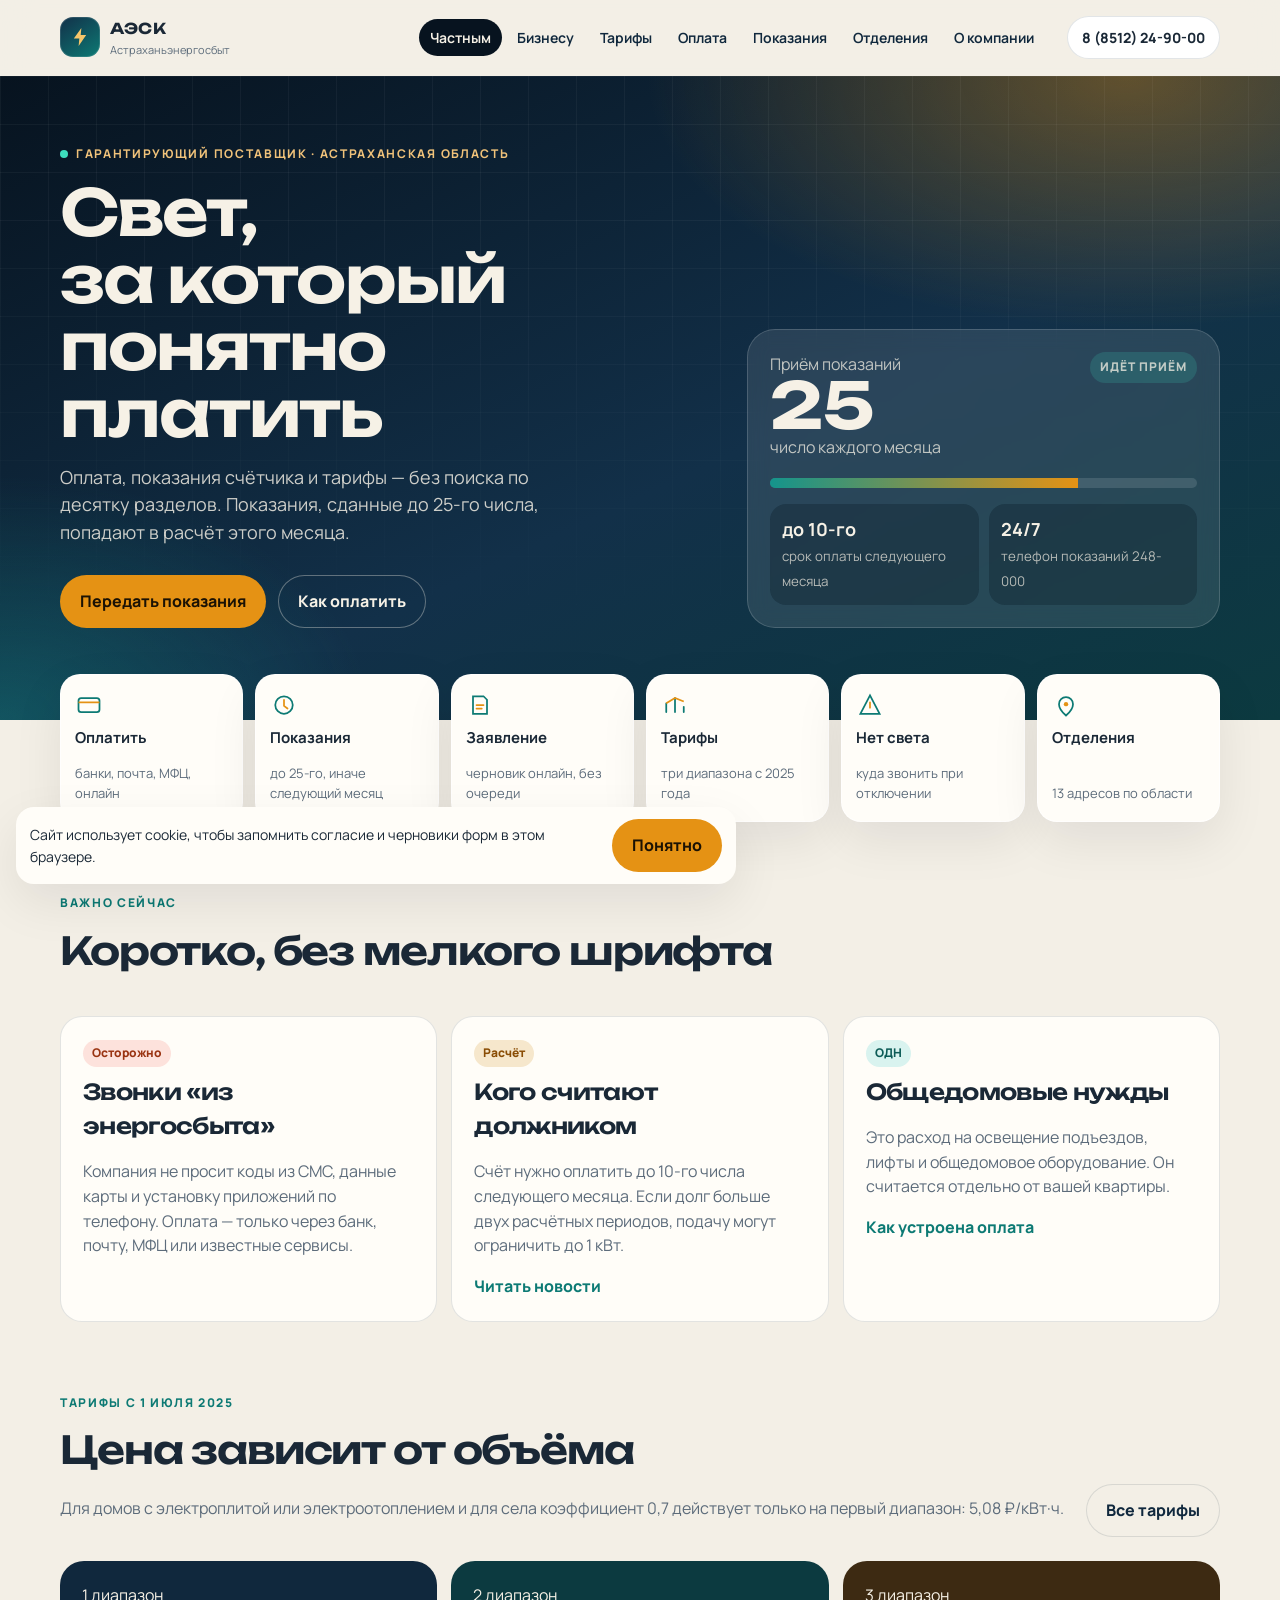
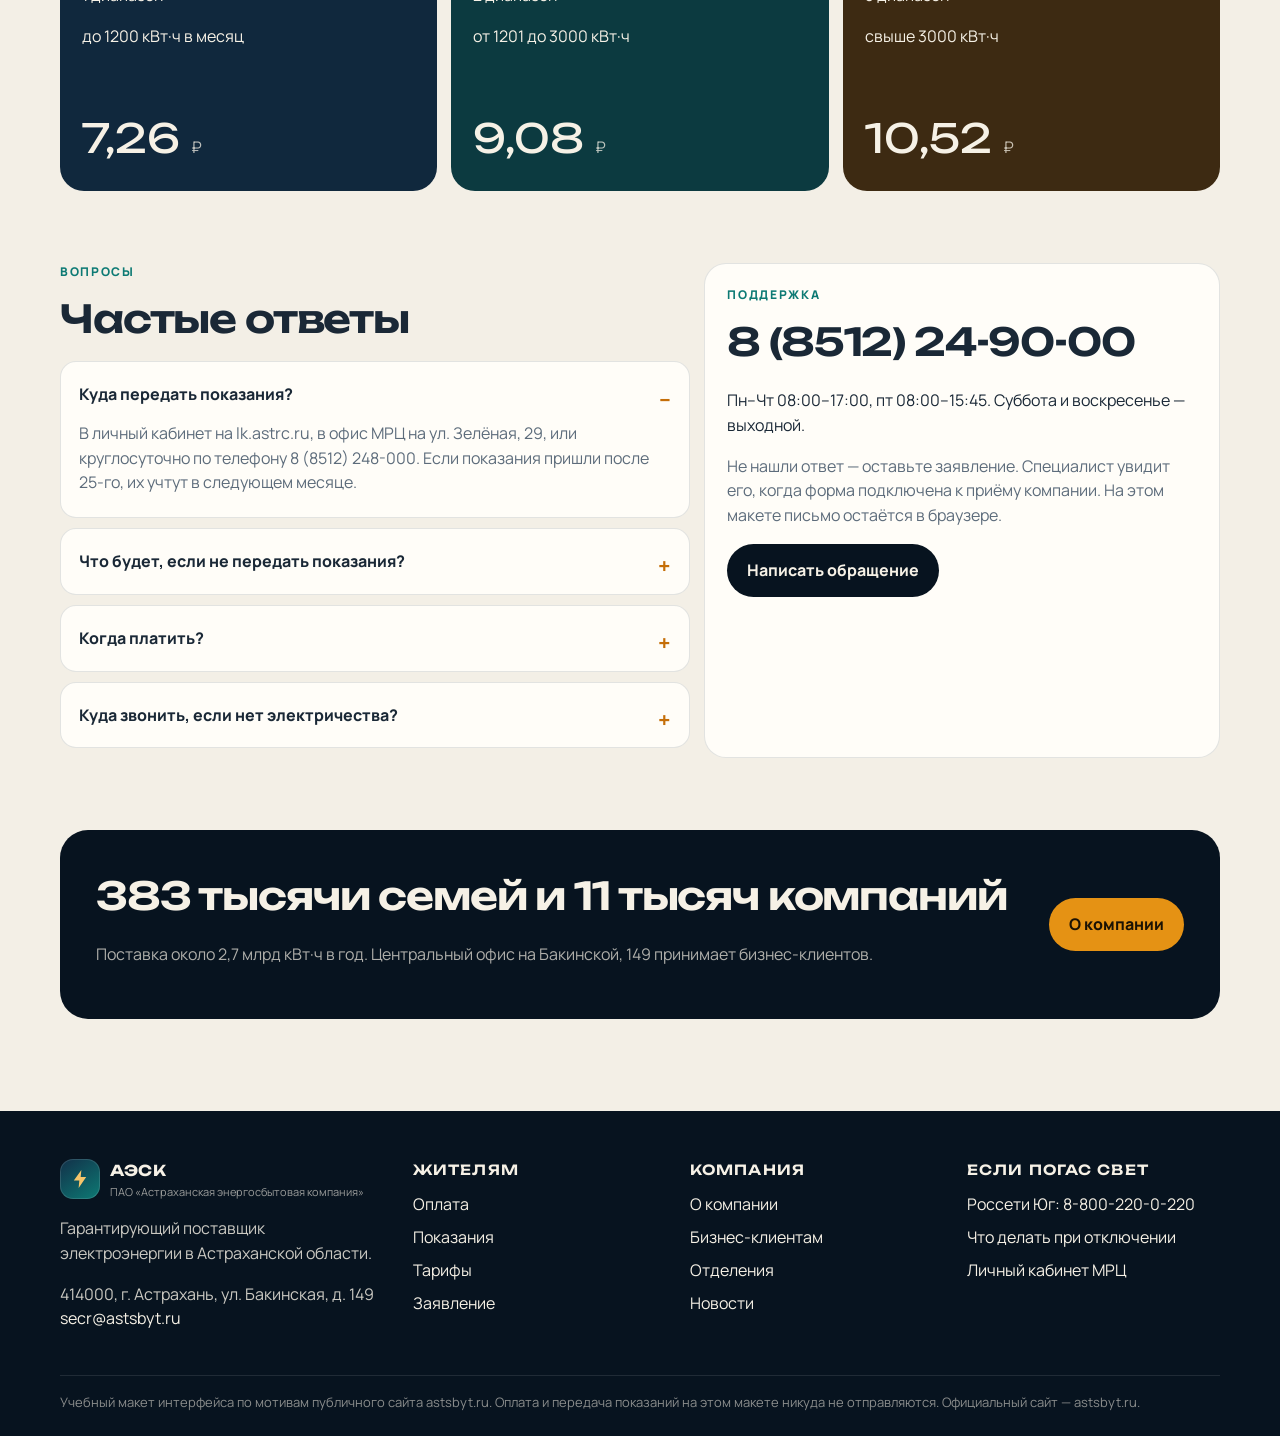
<file: index.html>
<!DOCTYPE html>
<html lang="ru">
<head>
  <meta charset="UTF-8">
  <meta name="viewport" content="width=device-width, initial-scale=1">
  <title>АЭСК — Астраханская энергосбытовая компания</title>
  <meta name="description" content="Оплата электроэнергии, передача показаний и тарифы гарантирующего поставщика Астраханской области.">
  <link rel="preconnect" href="https://fonts.googleapis.com">
  <link rel="preconnect" href="https://fonts.gstatic.com" crossorigin>
  <link href="https://fonts.googleapis.com/css2?family=Manrope:wght@400;500;600;700;800&family=Unbounded:wght@500;600;700&display=swap" rel="stylesheet">
  <link rel="stylesheet" href="css/style.css">
</head>
<body data-page="home">
  <header id="site-header"></header>
  <section class="hero">
    <div class="wrap hero-grid">
      <div>
        <div class="eyebrow"><i></i> Гарантирующий поставщик · Астраханская область</div>
        <h1>Свет, за&nbsp;который<br>понятно платить</h1>
        <p class="lead">Оплата, показания счётчика и тарифы — без поиска по десятку разделов. Показания, сданные до 25-го числа, попадают в расчёт этого месяца.</p>
        <div class="btn-row">
          <a class="btn" href="readings.html">Передать показания</a>
          <a class="btn ghost" href="payment.html">Как оплатить</a>
        </div>
      </div>
      <aside class="deadline">
        <div class="deadline-top">
          <div>
            <span>Приём показаний</span>
            <b>25</b>
            <span>число каждого месяца</span>
          </div>
          <span class="pill">идёт приём</span>
        </div>
        <div class="meter" aria-hidden="true"><i></i></div>
        <div class="deadline-meta">
          <div><strong>до 10-го</strong><small>срок оплаты следующего месяца</small></div>
          <div><strong>24/7</strong><small>телефон показаний 248-000</small></div>
        </div>
      </aside>
    </div>
  </section>

  <div class="wrap">
    <nav class="actions" aria-label="Быстрые действия">
      <a class="action" href="payment.html"><svg viewBox="0 0 32 32" fill="none"><rect x="4" y="8" width="24" height="16" rx="3" stroke="#0d7a74" stroke-width="2"/><path d="M4 13h24" stroke="#e59214" stroke-width="2"/></svg><strong>Оплатить</strong><em>банки, почта, МФЦ, онлайн</em></a>
      <a class="action" href="readings.html"><svg viewBox="0 0 32 32" fill="none"><circle cx="16" cy="16" r="10" stroke="#0d7a74" stroke-width="2"/><path d="M16 10v7l4 3" stroke="#e59214" stroke-width="2" stroke-linecap="round"/></svg><strong>Показания</strong><em>до 25-го, иначе следующий месяц</em></a>
      <a class="action" href="apply.html"><svg viewBox="0 0 32 32" fill="none"><path d="M8 6h12l4 4v16H8V6Z" stroke="#0d7a74" stroke-width="2"/><path d="M12 16h8M12 20h6" stroke="#e59214" stroke-width="2" stroke-linecap="round"/></svg><strong>Заявление</strong><em>черновик онлайн, без очереди</em></a>
      <a class="action" href="tariffs.html"><svg viewBox="0 0 32 32" fill="none"><path d="M6 24V14M16 24V8M26 24v-6" stroke="#0d7a74" stroke-width="2" stroke-linecap="round"/><path d="M6 14l10-6 10 4" stroke="#e59214" stroke-width="2"/></svg><strong>Тарифы</strong><em>три диапазона с 2025 года</em></a>
      <a class="action" href="news.html#outage"><svg viewBox="0 0 32 32" fill="none"><path d="M16 5 5 26h22L16 5Z" stroke="#0d7a74" stroke-width="2"/><path d="M16 13v6" stroke="#e59214" stroke-width="2" stroke-linecap="round"/></svg><strong>Нет света</strong><em>куда звонить при отключении</em></a>
      <a class="action" href="offices.html"><svg viewBox="0 0 32 32" fill="none"><path d="M16 28s8-7 8-13a8 8 0 1 0-16 0c0 6 8 13 8 13Z" stroke="#0d7a74" stroke-width="2"/><circle cx="16" cy="15" r="2.5" fill="#e59214"/></svg><strong>Отделения</strong><em>13 адресов по области</em></a>
    </nav>
  </div>

  <section class="section">
    <div class="wrap">
      <div class="section-head">
        <div>
          <div class="kicker">Важно сейчас</div>
          <h2>Коротко, без мелкого шрифта</h2>
        </div>
      </div>
      <div class="cards-3">
        <article class="card">
          <span class="tag alert">Осторожно</span>
          <h3>Звонки «из энергосбыта»</h3>
          <p class="muted">Компания не просит коды из СМС, данные карты и установку приложений по телефону. Оплата — только через банк, почту, МФЦ или известные сервисы.</p>
        </article>
        <article class="card">
          <span class="tag">Расчёт</span>
          <h3>Кого считают должником</h3>
          <p class="muted">Счёт нужно оплатить до 10-го числа следующего месяца. Если долг больше двух расчётных периодов, подачу могут ограничить до 1 кВт.</p>
          <a class="more" href="news.html">Читать новости</a>
        </article>
        <article class="card">
          <span class="tag ok">ОДН</span>
          <h3>Общедомовые нужды</h3>
          <p class="muted">Это расход на освещение подъездов, лифты и общедомовое оборудование. Он считается отдельно от вашей квартиры.</p>
          <a class="more" href="payment.html#faq">Как устроена оплата</a>
        </article>
      </div>
    </div>
  </section>

  <section class="section" style="padding-top:0">
    <div class="wrap">
      <div class="section-head">
        <div>
          <div class="kicker">Тарифы с 1 июля 2025</div>
          <h2>Цена зависит от объёма</h2>
          <p class="muted">Для домов с электроплитой или электроотоплением и для села коэффициент 0,7 действует только на первый диапазон: 5,08 ₽/кВт·ч.</p>
        </div>
        <a class="btn line" href="tariffs.html">Все тарифы</a>
      </div>
      <div class="ranges">
        <article class="range"><span>1 диапазон</span><p>до 1200 кВт·ч в месяц</p><div class="price">7,26 <small>₽</small></div></article>
        <article class="range"><span>2 диапазон</span><p>от 1201 до 3000 кВт·ч</p><div class="price">9,08 <small>₽</small></div></article>
        <article class="range"><span>3 диапазон</span><p>свыше 3000 кВт·ч</p><div class="price">10,52 <small>₽</small></div></article>
      </div>
    </div>
  </section>

  <section class="section" style="padding-top:0">
    <div class="wrap cards-2">
      <div>
        <div class="kicker">Вопросы</div>
        <h2>Частые ответы</h2>
        <div class="faq">
          <details open>
            <summary>Куда передать показания?</summary>
            <p>В личный кабинет на lk.astrc.ru, в офис МРЦ на ул. Зелёная, 29, или круглосуточно по телефону 8 (8512) 248-000. Если показания пришли после 25-го, их учтут в следующем месяце.</p>
          </details>
          <details>
            <summary>Что будет, если не передать показания?</summary>
            <p>Начисление посчитают по среднему расходу за последние шесть месяцев.</p>
          </details>
          <details>
            <summary>Когда платить?</summary>
            <p>До 10-го числа месяца, следующего за расчётным. Счёт за май оплачивают до 10 июня.</p>
          </details>
          <details>
            <summary>Куда звонить, если нет электричества?</summary>
            <p>В аварийную службу сетевой организации — филиал «Россети Юг» — «Астраханьэнерго», 8-800-220-0-220. Энергосбыт выставляет счёт, сети отвечают за провода.</p>
          </details>
        </div>
      </div>
      <aside class="card">
        <div class="kicker">Поддержка</div>
        <h2>8 (8512) 24-90-00</h2>
        <p>Пн–Чт 08:00–17:00, пт 08:00–15:45. Суббота и воскресенье — выходной.</p>
        <p class="muted">Не нашли ответ — оставьте заявление. Специалист увидит его, когда форма подключена к приёму компании. На этом макете письмо остаётся в браузере.</p>
        <a class="btn dark" href="apply.html">Написать обращение</a>
      </aside>
    </div>
  </section>

  <section class="section" style="padding-top:0">
    <div class="wrap">
      <div class="band">
        <div>
          <h2>383 тысячи семей и 11 тысяч компаний</h2>
          <p class="muted" style="color:rgba(246,241,230,.7)">Поставка около 2,7 млрд кВт·ч в год. Центральный офис на Бакинской, 149 принимает бизнес-клиентов.</p>
        </div>
        <a class="btn" href="about.html">О компании</a>
      </div>
    </div>
  </section>
  <footer id="site-footer"></footer>
  <script src="js/main.js"></script>
</body>
</html>
</file>
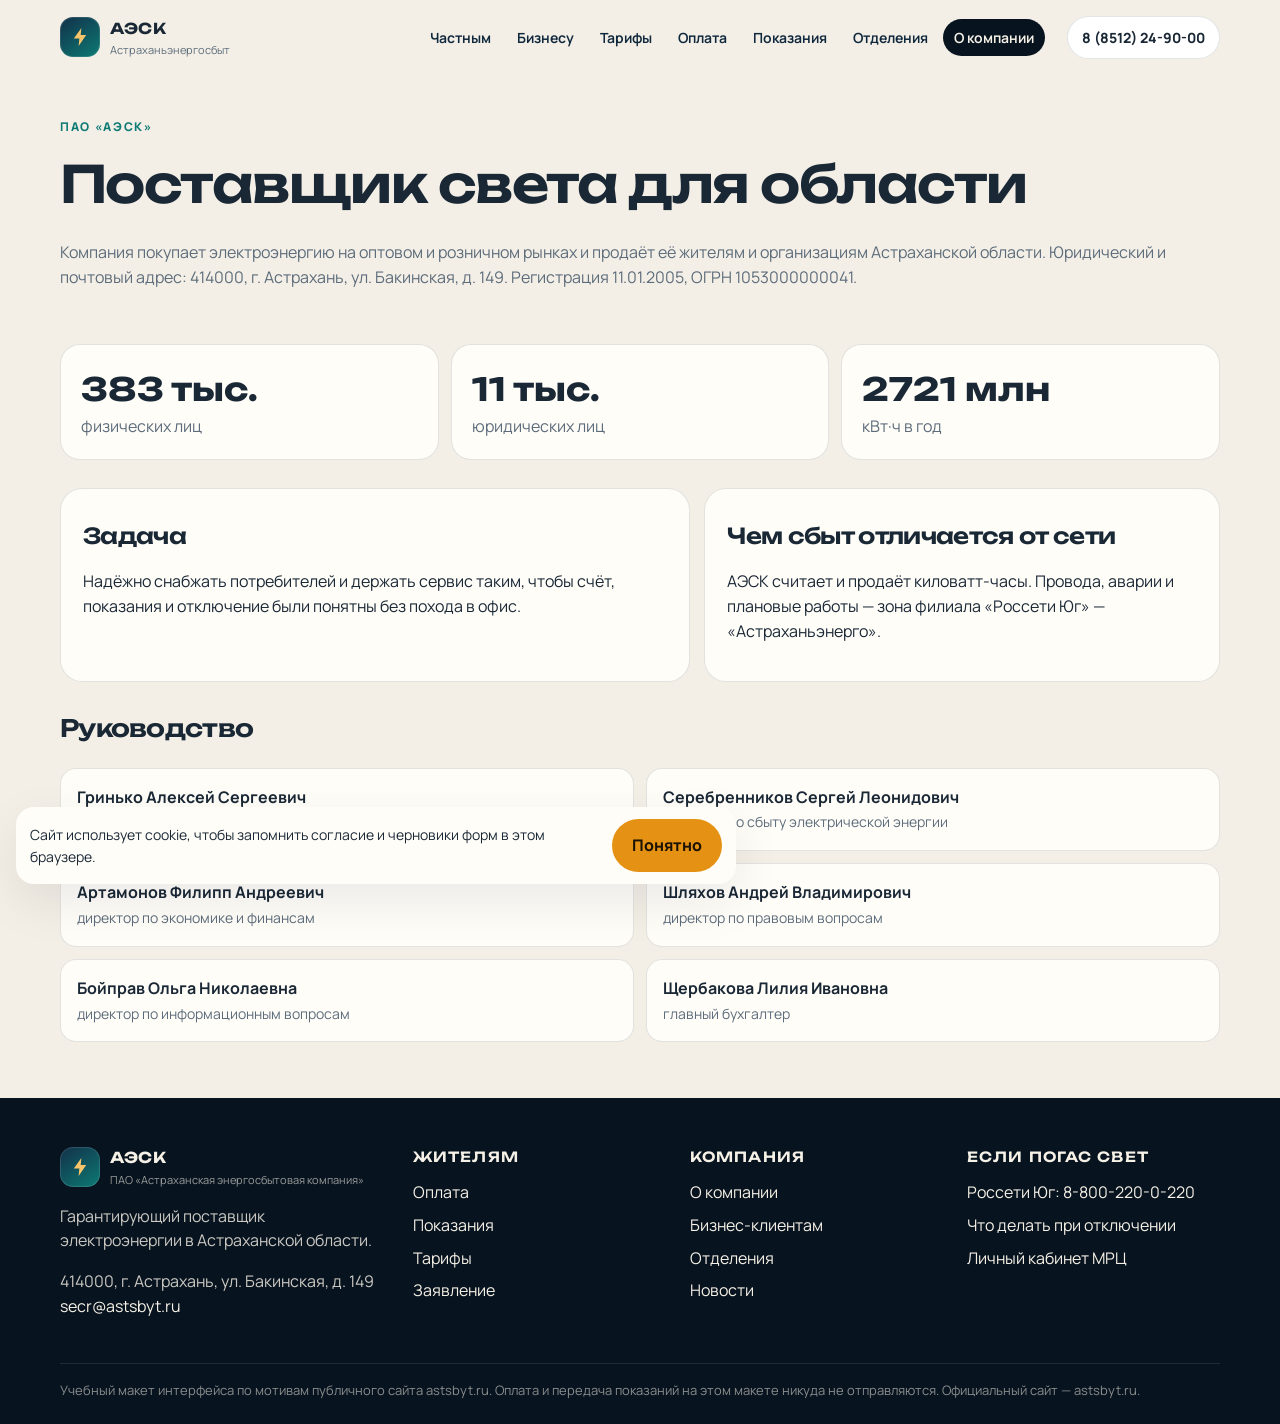
<file: about.html>
<!DOCTYPE html>
<html lang="ru">
<head>
  <meta charset="UTF-8">
  <meta name="viewport" content="width=device-width, initial-scale=1">
  <title>О компании — АЭСК</title>
  <link rel="preconnect" href="https://fonts.googleapis.com">
  <link href="https://fonts.googleapis.com/css2?family=Manrope:wght@400;500;600;700;800&family=Unbounded:wght@500;600;700&display=swap" rel="stylesheet">
  <link rel="stylesheet" href="css/style.css">
</head>
<body data-page="about">
  <header id="site-header"></header>
  <main class="wrap">
    <div class="page-hero">
      <div class="kicker">ПАО «АЭСК»</div>
      <h1>Поставщик света для области</h1>
      <p class="muted">Компания покупает электроэнергию на оптовом и розничном рынках и продаёт её жителям и организациям Астраханской области. Юридический и почтовый адрес: 414000, г. Астрахань, ул. Бакинская, д. 149. Регистрация 11.01.2005, ОГРН 1053000000041.</p>
    </div>
    <div class="stats" style="margin: 28px 0">
      <article class="stat"><b>383 тыс.</b><span class="muted">физических лиц</span></article>
      <article class="stat"><b>11 тыс.</b><span class="muted">юридических лиц</span></article>
      <article class="stat"><b>2721 млн</b><span class="muted">кВт·ч в год</span></article>
    </div>
    <div class="cards-2" style="margin-bottom:28px">
      <article class="card">
        <h3>Задача</h3>
        <p>Надёжно снабжать потребителей и держать сервис таким, чтобы счёт, показания и отключение были понятны без похода в офис.</p>
      </article>
      <article class="card">
        <h3>Чем сбыт отличается от сети</h3>
        <p>АЭСК считает и продаёт киловатт-часы. Провода, аварии и плановые работы — зона филиала «Россети Юг» — «Астраханьэнерго».</p>
      </article>
    </div>
    <h2>Руководство</h2>
    <div class="people" style="margin-bottom:56px">
      <article class="person"><strong>Гринько Алексей Сергеевич</strong><span>генеральный директор</span></article>
      <article class="person"><strong>Серебренников Сергей Леонидович</strong><span>директор по сбыту электрической энергии</span></article>
      <article class="person"><strong>Артамонов Филипп Андреевич</strong><span>директор по экономике и финансам</span></article>
      <article class="person"><strong>Шляхов Андрей Владимирович</strong><span>директор по правовым вопросам</span></article>
      <article class="person"><strong>Бойправ Ольга Николаевна</strong><span>директор по информационным вопросам</span></article>
      <article class="person"><strong>Щербакова Лилия Ивановна</strong><span>главный бухгалтер</span></article>
    </div>
  </main>
  <footer id="site-footer"></footer>
  <script src="js/main.js"></script>
</body>
</html>
</file>
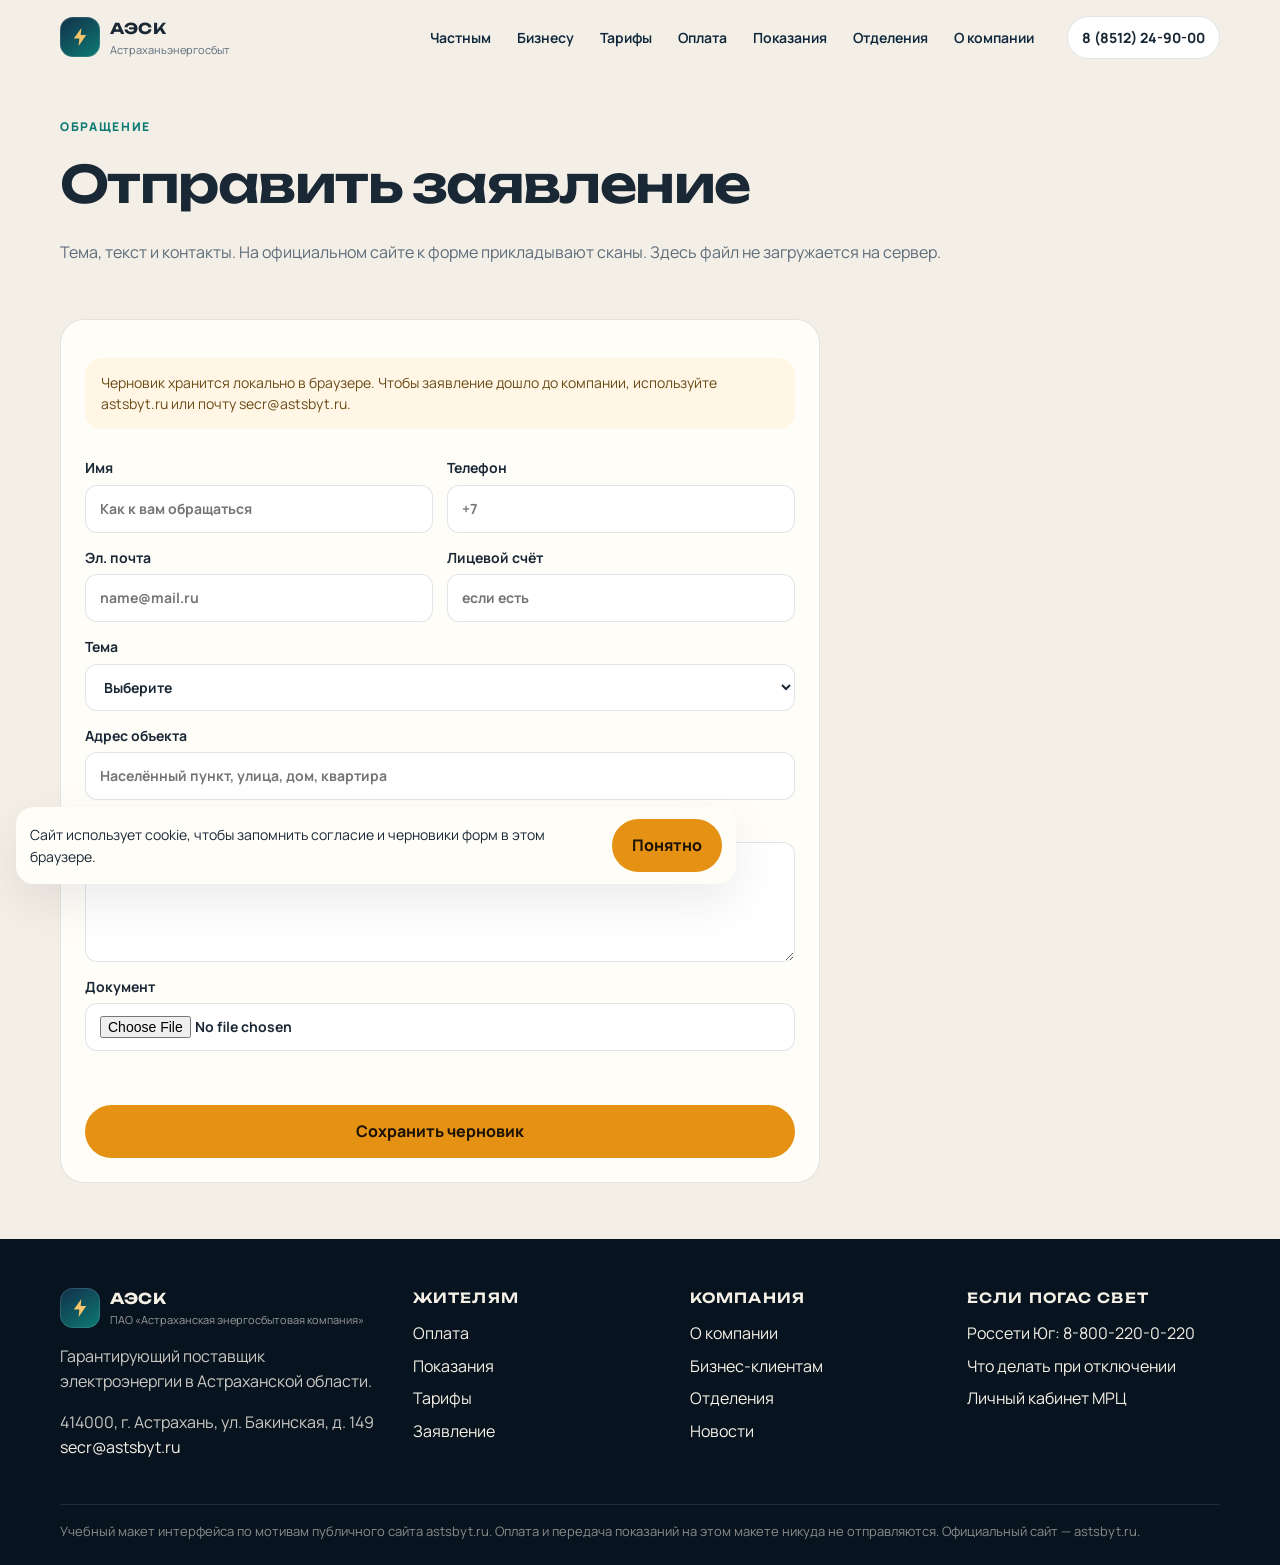
<file: apply.html>
<!DOCTYPE html>
<html lang="ru">
<head>
  <meta charset="UTF-8">
  <meta name="viewport" content="width=device-width, initial-scale=1">
  <title>Заявление — АЭСК</title>
  <link rel="preconnect" href="https://fonts.googleapis.com">
  <link href="https://fonts.googleapis.com/css2?family=Manrope:wght@400;500;600;700;800&family=Unbounded:wght@500;600;700&display=swap" rel="stylesheet">
  <link rel="stylesheet" href="css/style.css">
</head>
<body data-page="apply">
  <header id="site-header"></header>
  <main class="wrap">
    <div class="page-hero">
      <div class="kicker">Обращение</div>
      <h1>Отправить заявление</h1>
      <p class="muted">Тема, текст и контакты. На официальном сайте к форме прикладывают сканы. Здесь файл не загружается на сервер.</p>
    </div>
    <form class="panel" id="apply-form" style="margin: 28px 0 56px; max-width: 760px">
      <p class="note">Черновик хранится локально в браузере. Чтобы заявление дошло до компании, используйте astsbyt.ru или почту secr@astsbyt.ru.</p>
      <div class="form-row">
        <label>Имя<input name="name" required placeholder="Как к вам обращаться"></label>
        <label>Телефон<input name="phone" required placeholder="+7"></label>
      </div>
      <div class="form-row">
        <label>Эл. почта<input name="email" type="email" required placeholder="name@mail.ru"></label>
        <label>Лицевой счёт<input name="account" placeholder="если есть"></label>
      </div>
      <label>Тема
        <select name="topic" required>
          <option value="">Выберите</option>
          <option>Электронная квитанция</option>
          <option>Подтверждение электроотопления</option>
          <option>Завышенная плата</option>
          <option>Перерасчёт</option>
          <option>Другое</option>
        </select>
      </label>
      <label>Адрес объекта<input name="address" required placeholder="Населённый пункт, улица, дом, квартира"></label>
      <label>Текст заявления<textarea name="message" required placeholder="Что произошло и чего вы ждёте"></textarea></label>
      <label>Документ<input name="file" type="file"></label>
      <p class="error" role="alert"></p>
      <p class="success" hidden></p>
      <button class="btn" type="submit">Сохранить черновик</button>
    </form>
  </main>
  <footer id="site-footer"></footer>
  <script src="js/main.js"></script>
</body>
</html>
</file>
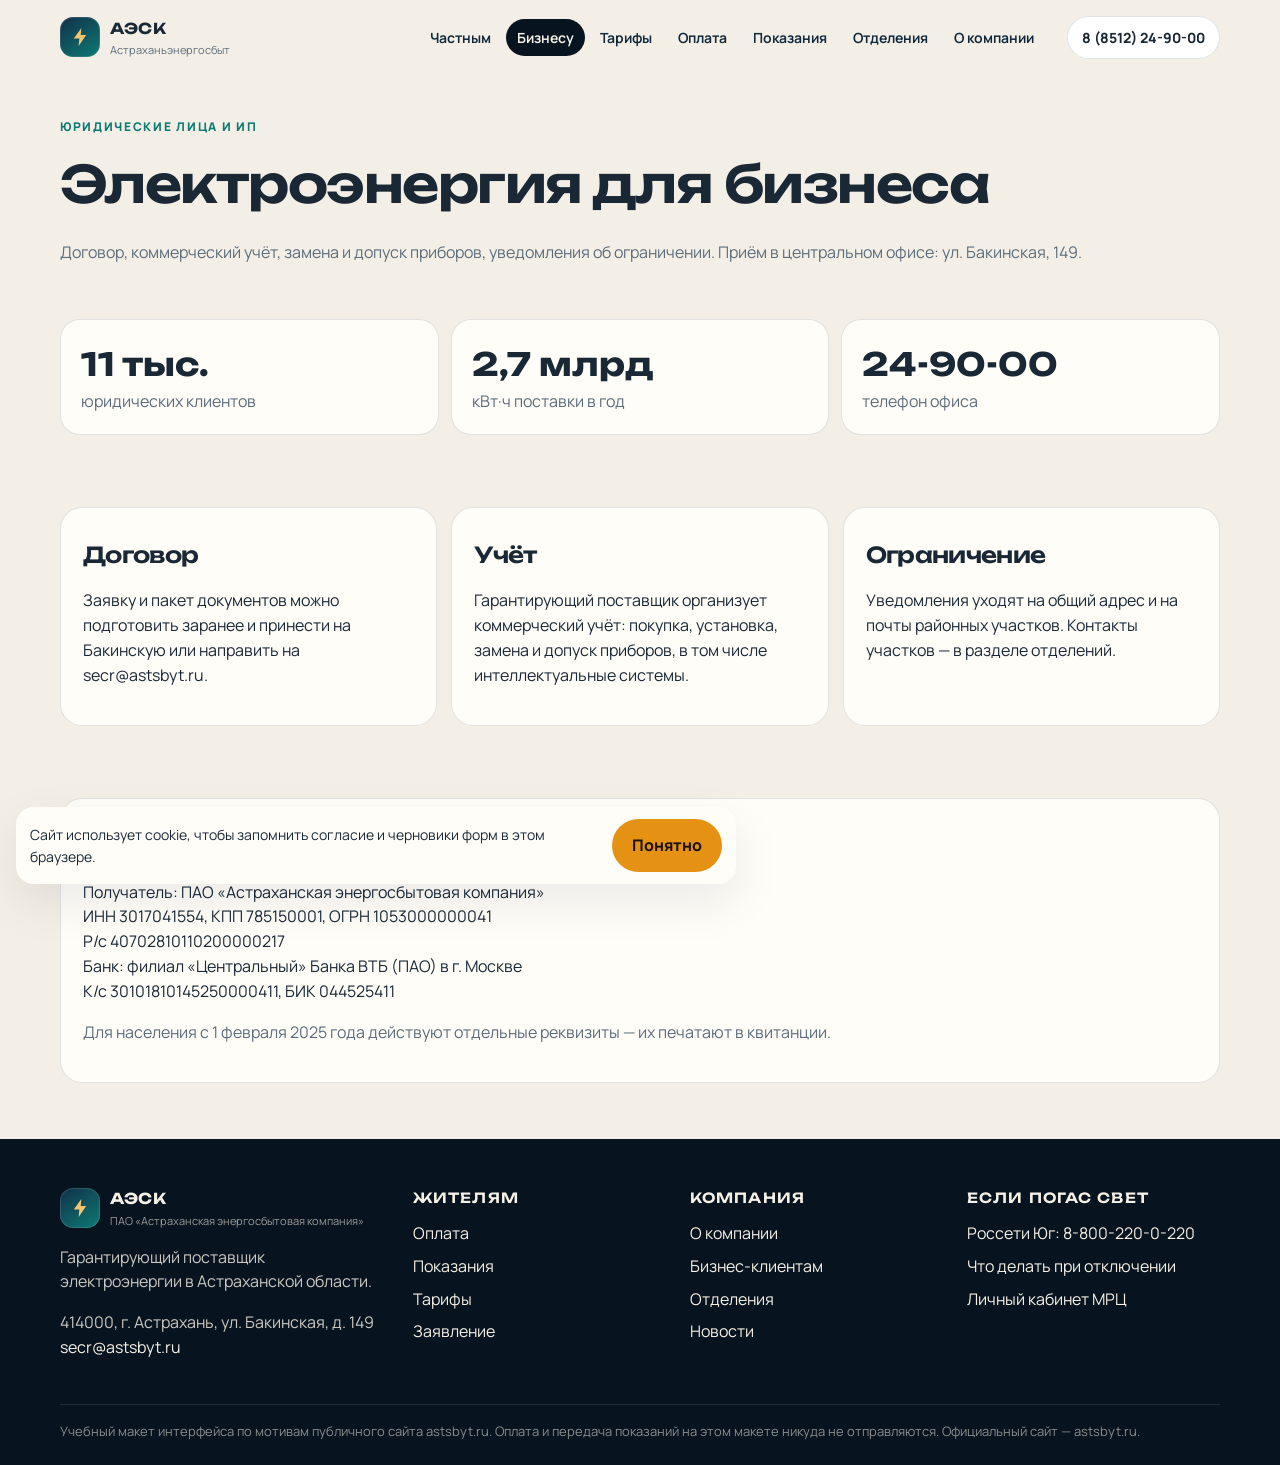
<file: business.html>
<!DOCTYPE html>
<html lang="ru">
<head>
  <meta charset="UTF-8">
  <meta name="viewport" content="width=device-width, initial-scale=1">
  <title>Бизнесу — АЭСК</title>
  <link rel="preconnect" href="https://fonts.googleapis.com">
  <link href="https://fonts.googleapis.com/css2?family=Manrope:wght@400;500;600;700;800&family=Unbounded:wght@500;600;700&display=swap" rel="stylesheet">
  <link rel="stylesheet" href="css/style.css">
</head>
<body data-page="business">
  <header id="site-header"></header>
  <main class="wrap">
    <div class="page-hero">
      <div class="kicker">Юридические лица и ИП</div>
      <h1>Электроэнергия для бизнеса</h1>
      <p class="muted">Договор, коммерческий учёт, замена и допуск приборов, уведомления об ограничении. Приём в центральном офисе: ул. Бакинская, 149.</p>
    </div>
    <div class="stats" style="margin-top:28px">
      <article class="stat"><b>11 тыс.</b><span class="muted">юридических клиентов</span></article>
      <article class="stat"><b>2,7 млрд</b><span class="muted">кВт·ч поставки в год</span></article>
      <article class="stat"><b>24-90-00</b><span class="muted">телефон офиса</span></article>
    </div>
    <section class="section">
      <div class="cards-3">
        <article class="card"><h3>Договор</h3><p>Заявку и пакет документов можно подготовить заранее и принести на Бакинскую или направить на secr@astsbyt.ru.</p></article>
        <article class="card"><h3>Учёт</h3><p>Гарантирующий поставщик организует коммерческий учёт: покупка, установка, замена и допуск приборов, в том числе интеллектуальные системы.</p></article>
        <article class="card"><h3>Ограничение</h3><p>Уведомления уходят на общий адрес и на почты районных участков. Контакты участков — в разделе отделений.</p></article>
      </div>
    </section>
    <article class="card" style="margin-bottom:56px">
      <h3>Реквизиты для договора энергоснабжения</h3>
      <p>Получатель: ПАО «Астраханская энергосбытовая компания»<br>
      ИНН 3017041554, КПП 785150001, ОГРН 1053000000041<br>
      Р/с 40702810110200000217<br>
      Банк: филиал «Центральный» Банка ВТБ (ПАО) в г. Москве<br>
      К/с 30101810145250000411, БИК 044525411</p>
      <p class="muted">Для населения с 1 февраля 2025 года действуют отдельные реквизиты — их печатают в квитанции.</p>
    </article>
  </main>
  <footer id="site-footer"></footer>
  <script src="js/main.js"></script>
</body>
</html>
</file>
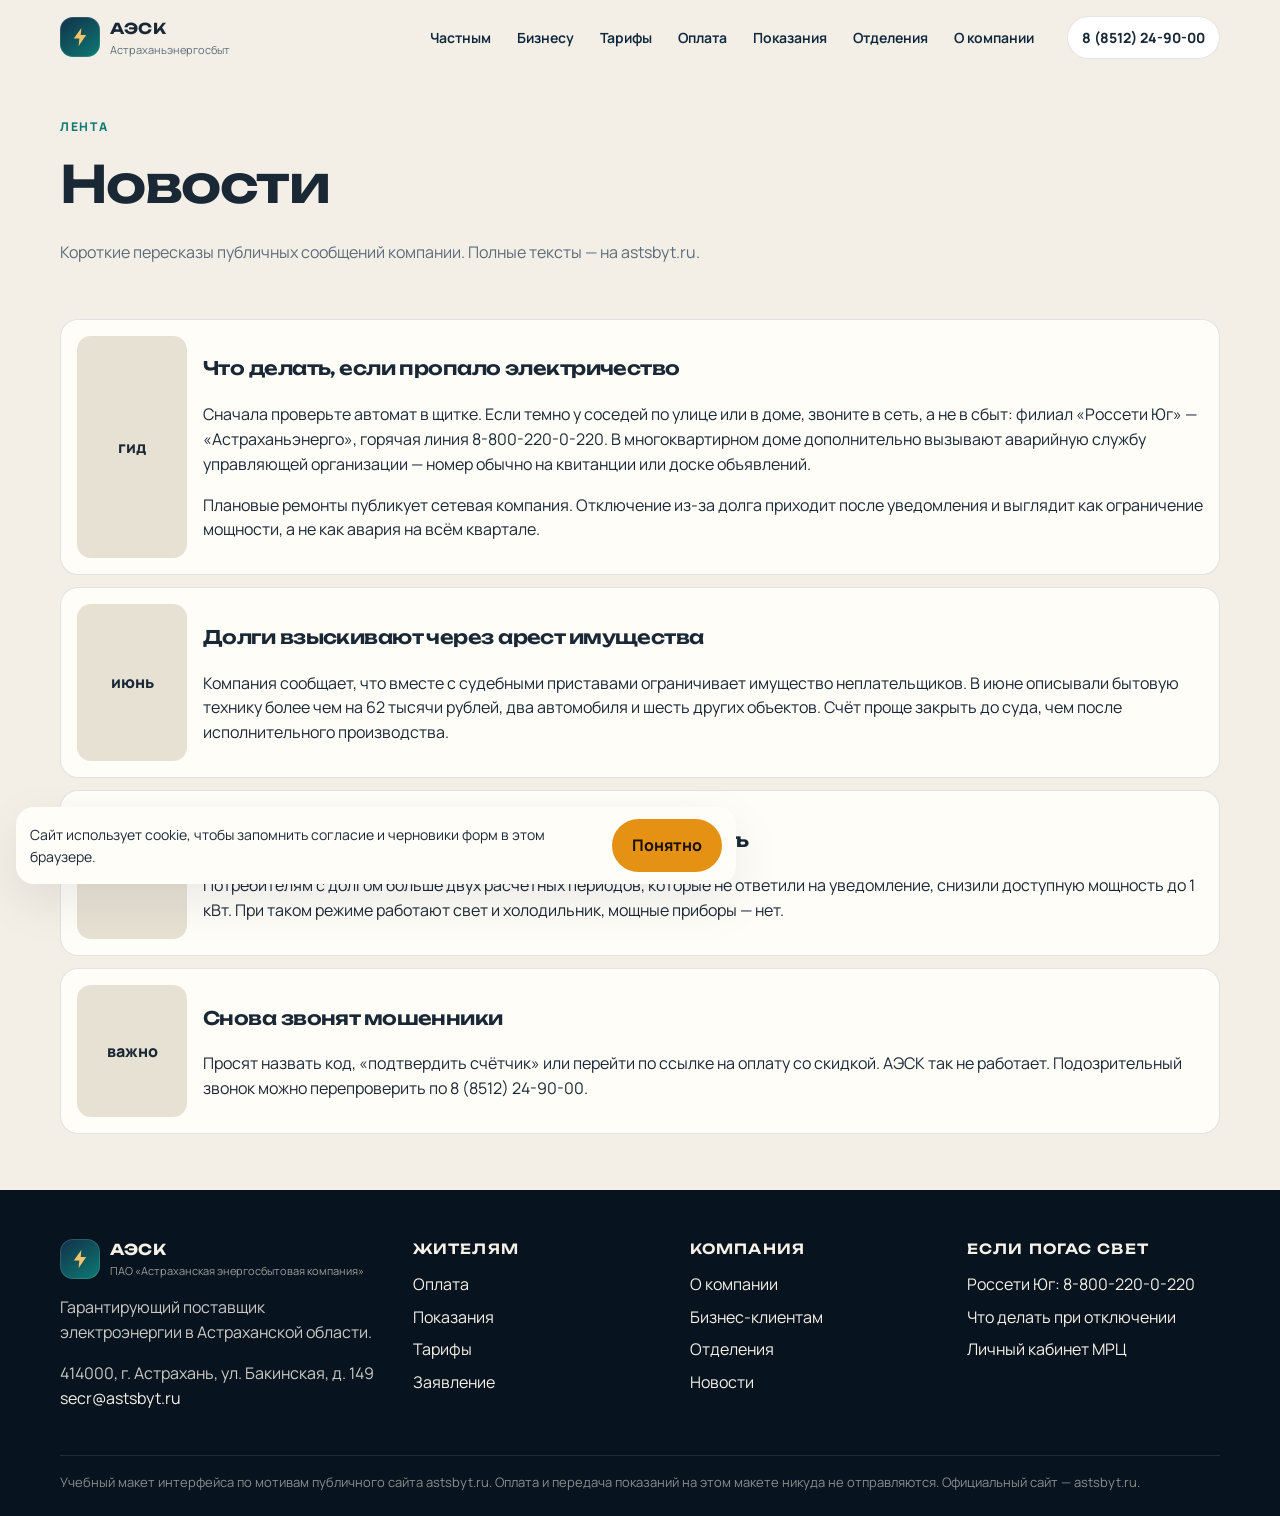
<file: news.html>
<!DOCTYPE html>
<html lang="ru">
<head>
  <meta charset="UTF-8">
  <meta name="viewport" content="width=device-width, initial-scale=1">
  <title>Новости — АЭСК</title>
  <link rel="preconnect" href="https://fonts.googleapis.com">
  <link href="https://fonts.googleapis.com/css2?family=Manrope:wght@400;500;600;700;800&family=Unbounded:wght@500;600;700&display=swap" rel="stylesheet">
  <link rel="stylesheet" href="css/style.css">
</head>
<body data-page="news">
  <header id="site-header"></header>
  <main class="wrap">
    <div class="page-hero">
      <div class="kicker">Лента</div>
      <h1>Новости</h1>
      <p class="muted">Короткие пересказы публичных сообщений компании. Полные тексты — на astsbyt.ru.</p>
    </div>
    <div class="news-list" style="margin: 28px 0 56px">
      <article class="news-item" id="outage">
        <div class="date-box">гид</div>
        <div>
          <h3>Что делать, если пропало электричество</h3>
          <p>Сначала проверьте автомат в щитке. Если темно у соседей по улице или в доме, звоните в сеть, а не в сбыт: филиал «Россети Юг» — «Астраханьэнерго», горячая линия 8-800-220-0-220. В многоквартирном доме дополнительно вызывают аварийную службу управляющей организации — номер обычно на квитанции или доске объявлений.</p>
          <p>Плановые ремонты публикует сетевая компания. Отключение из-за долга приходит после уведомления и выглядит как ограничение мощности, а не как авария на всём квартале.</p>
        </div>
      </article>
      <article class="news-item">
        <div class="date-box">июнь</div>
        <div>
          <h3>Долги взыскивают через арест имущества</h3>
          <p>Компания сообщает, что вместе с судебными приставами ограничивает имущество неплательщиков. В июне описывали бытовую технику более чем на 62 тысячи рублей, два автомобиля и шесть других объектов. Счёт проще закрыть до суда, чем после исполнительного производства.</p>
        </div>
      </article>
      <article class="news-item">
        <div class="date-box">рейд</div>
        <div>
          <h3>В Приволжском районе ограничили мощность</h3>
          <p>Потребителям с долгом больше двух расчётных периодов, которые не ответили на уведомление, снизили доступную мощность до 1 кВт. При таком режиме работают свет и холодильник, мощные приборы — нет.</p>
        </div>
      </article>
      <article class="news-item">
        <div class="date-box">важно</div>
        <div>
          <h3>Снова звонят мошенники</h3>
          <p>Просят назвать код, «подтвердить счётчик» или перейти по ссылке на оплату со скидкой. АЭСК так не работает. Подозрительный звонок можно перепроверить по 8 (8512) 24-90-00.</p>
        </div>
      </article>
    </div>
  </main>
  <footer id="site-footer"></footer>
  <script src="js/main.js"></script>
</body>
</html>
</file>
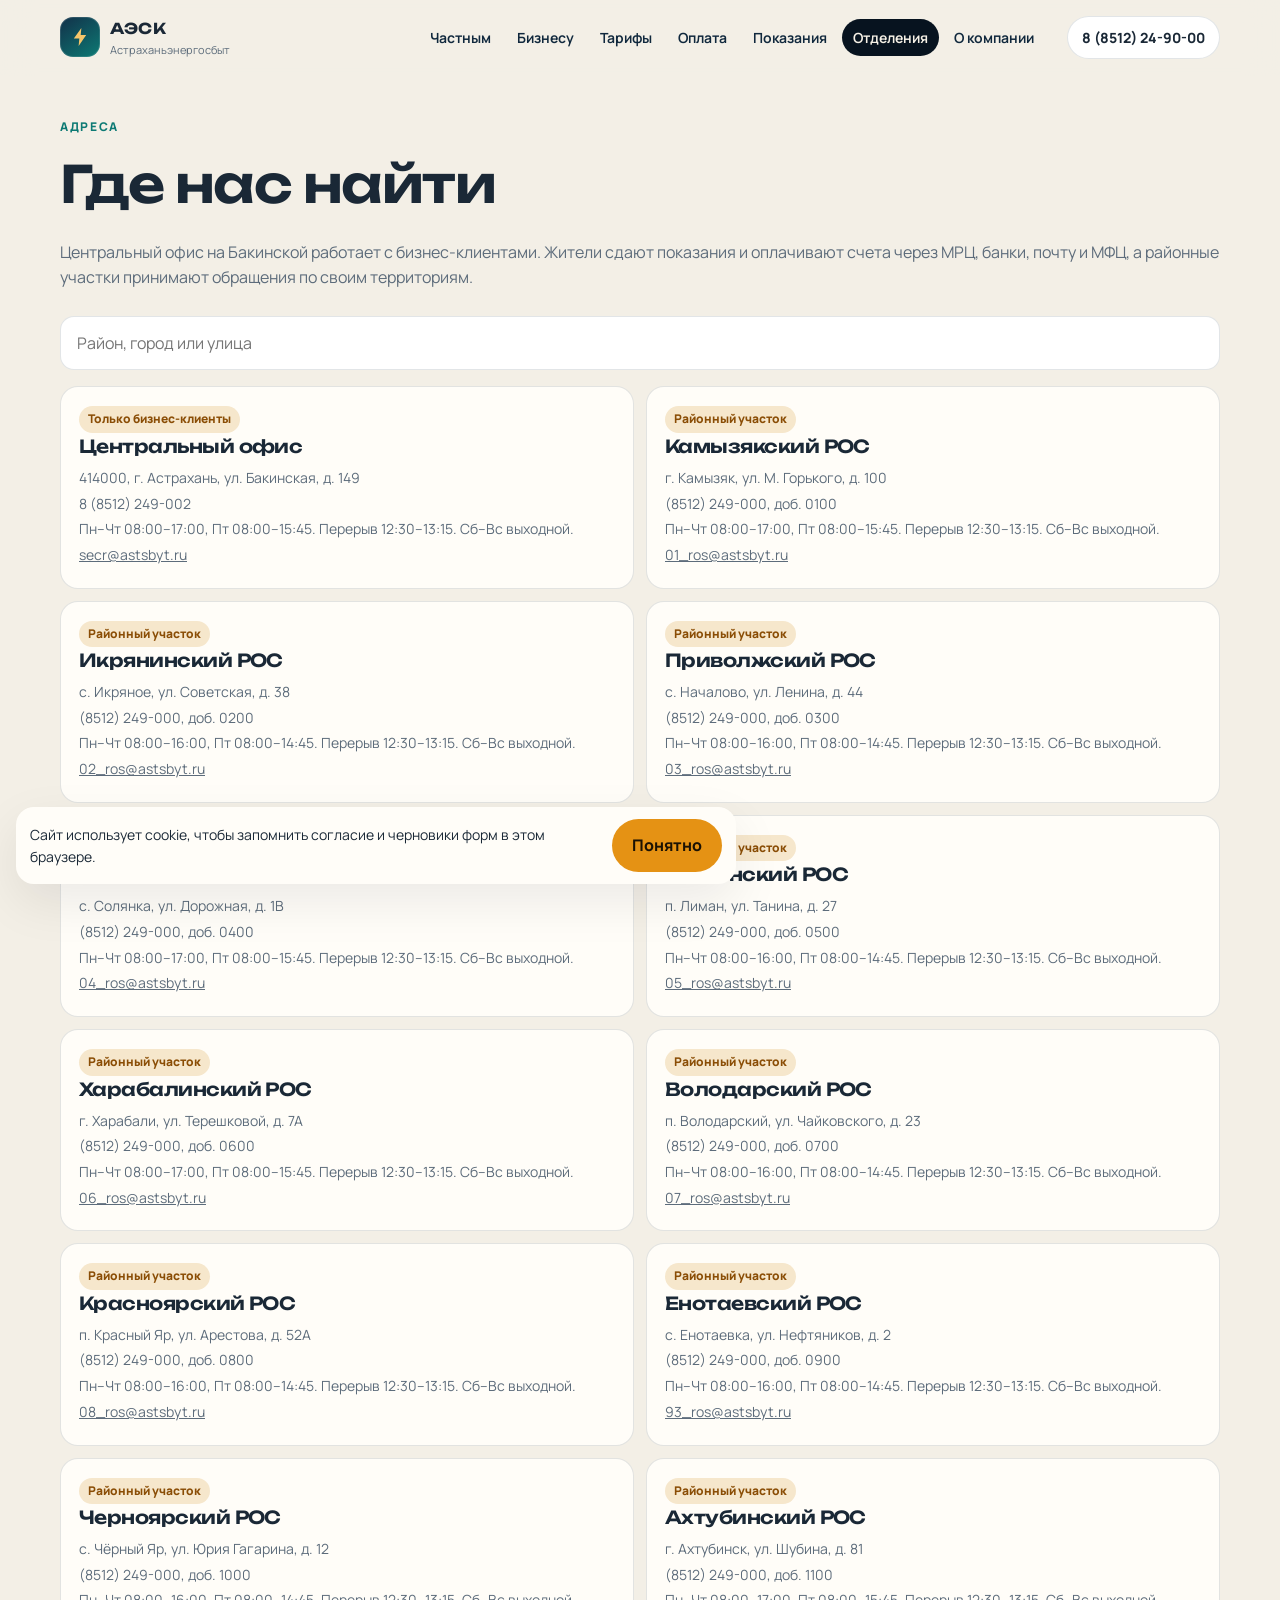
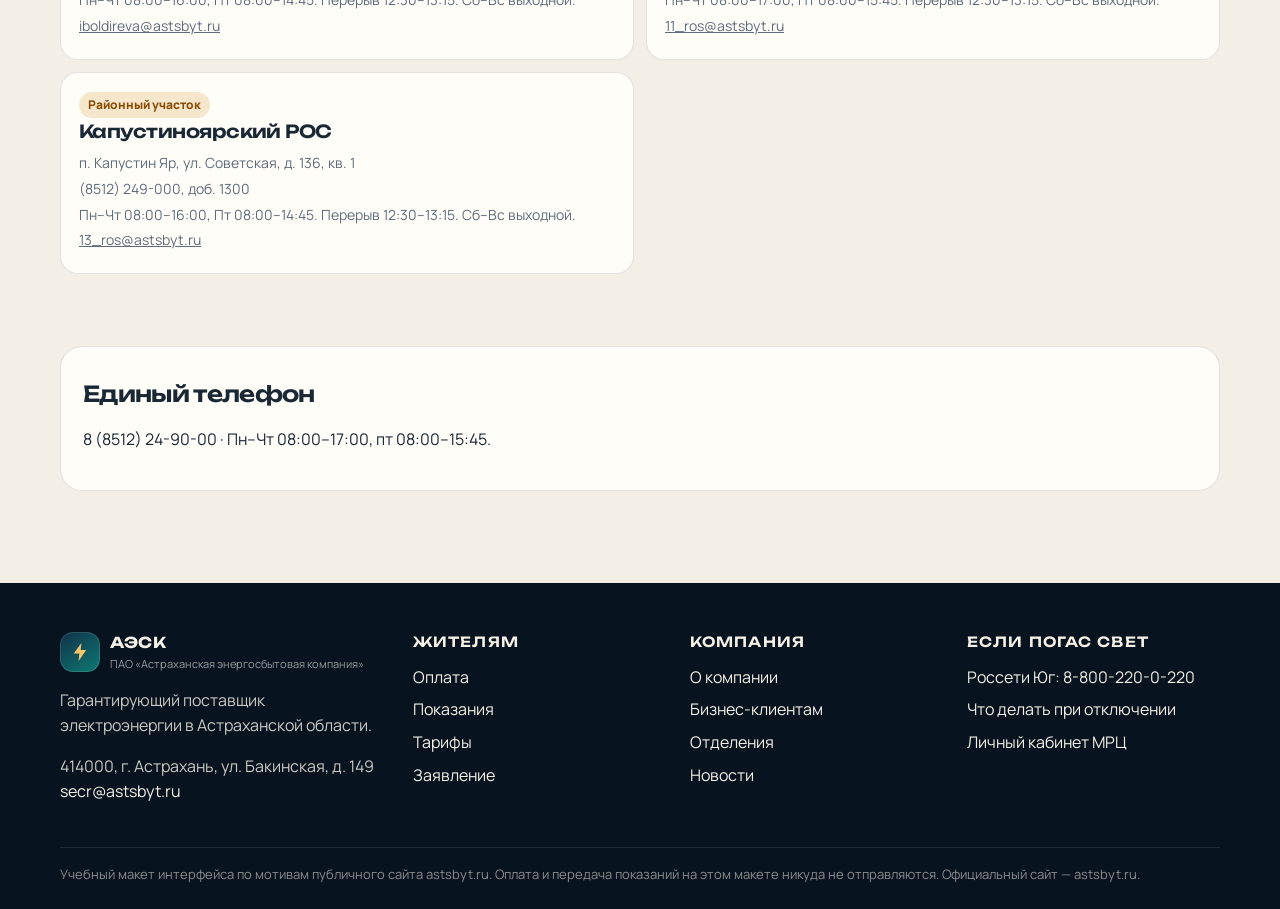
<file: offices.html>
<!DOCTYPE html>
<html lang="ru">
<head>
  <meta charset="UTF-8">
  <meta name="viewport" content="width=device-width, initial-scale=1">
  <title>Отделения — АЭСК</title>
  <link rel="preconnect" href="https://fonts.googleapis.com">
  <link href="https://fonts.googleapis.com/css2?family=Manrope:wght@400;500;600;700;800&family=Unbounded:wght@500;600;700&display=swap" rel="stylesheet">
  <link rel="stylesheet" href="css/style.css">
</head>
<body data-page="offices">
  <header id="site-header"></header>
  <main class="wrap">
    <div class="page-hero">
      <div class="kicker">Адреса</div>
      <h1>Где нас найти</h1>
      <p class="muted">Центральный офис на Бакинской работает с бизнес-клиентами. Жители сдают показания и оплачивают счета через МРЦ, банки, почту и МФЦ, а районные участки принимают обращения по своим территориям.</p>
    </div>
    <input class="search" id="office-search" type="search" placeholder="Район, город или улица" aria-label="Поиск отделения">
    <div class="offices" id="office-list"></div>
    <section class="section">
      <article class="card">
        <h3>Единый телефон</h3>
        <p>8 (8512) 24-90-00 · Пн–Чт 08:00–17:00, пт 08:00–15:45.</p>
      </article>
    </section>
  </main>
  <footer id="site-footer"></footer>
  <script src="js/main.js"></script>
</body>
</html>
</file>
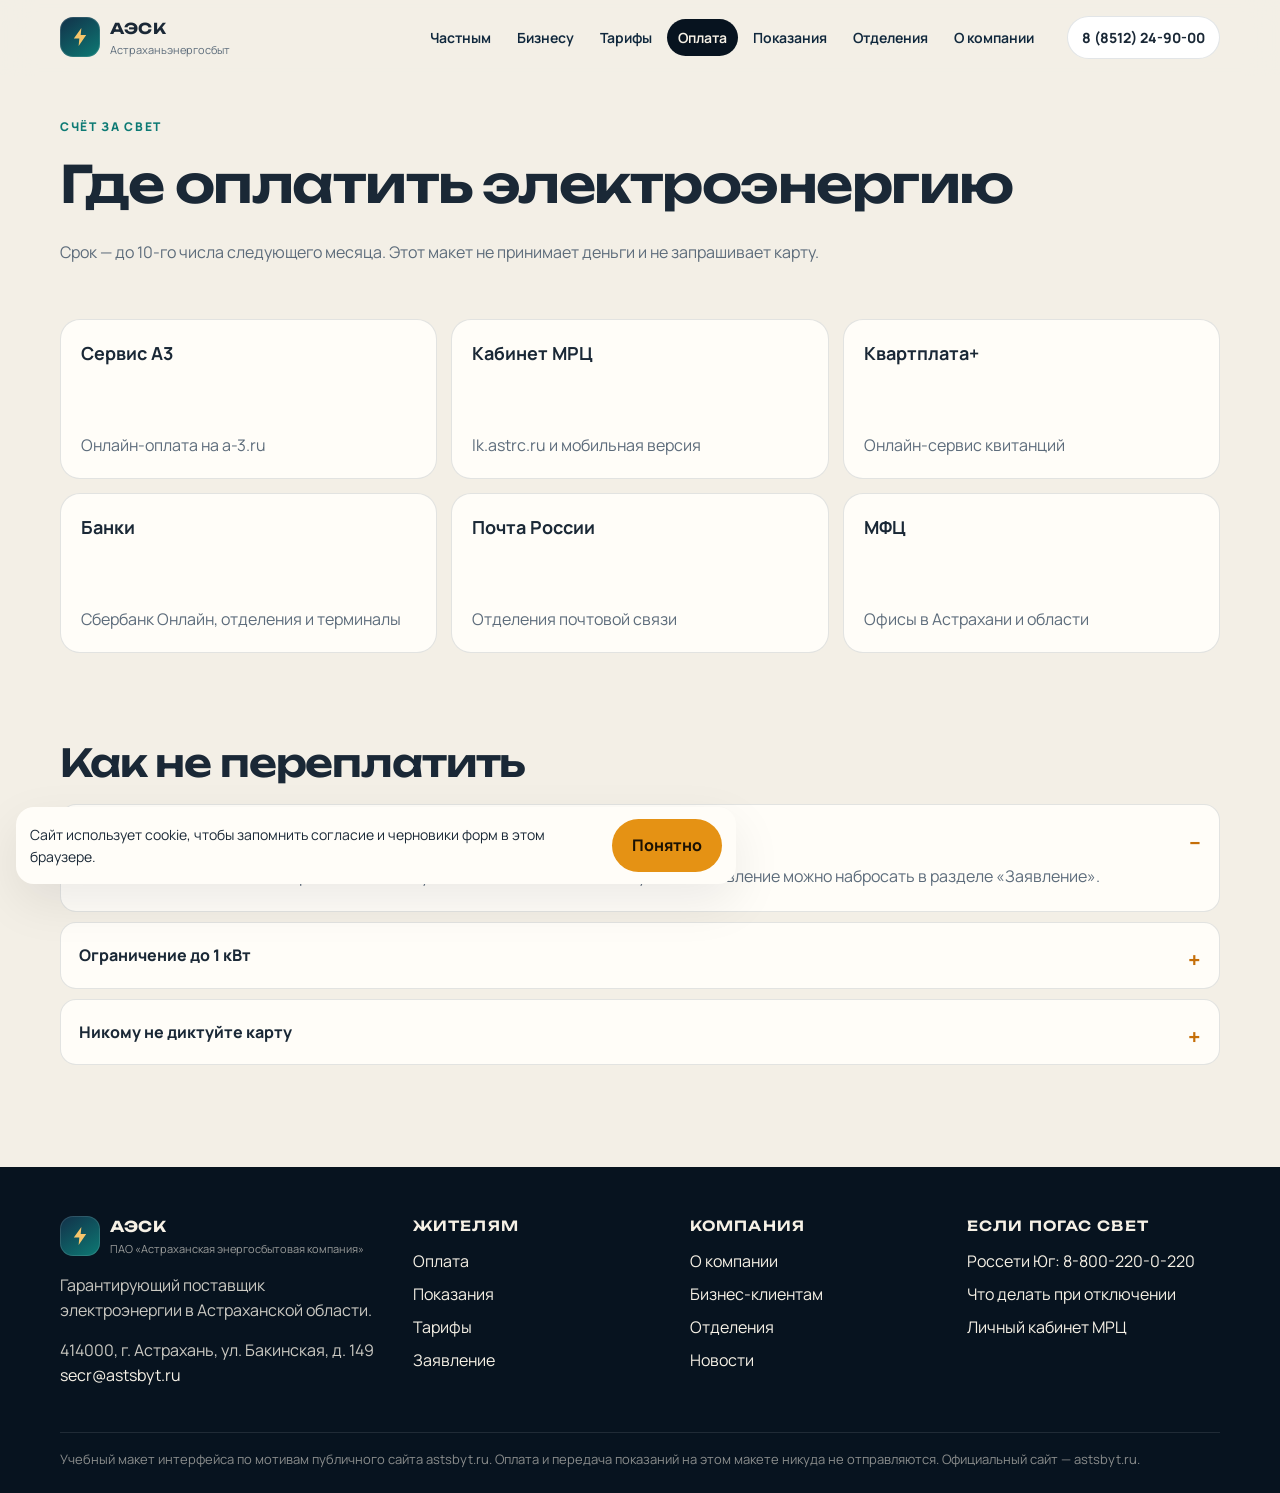
<file: payment.html>
<!DOCTYPE html>
<html lang="ru">
<head>
  <meta charset="UTF-8">
  <meta name="viewport" content="width=device-width, initial-scale=1">
  <title>Оплата — АЭСК</title>
  <link rel="preconnect" href="https://fonts.googleapis.com">
  <link href="https://fonts.googleapis.com/css2?family=Manrope:wght@400;500;600;700;800&family=Unbounded:wght@500;600;700&display=swap" rel="stylesheet">
  <link rel="stylesheet" href="css/style.css">
</head>
<body data-page="payment">
  <header id="site-header"></header>
  <main class="wrap">
    <div class="page-hero">
      <div class="kicker">Счёт за свет</div>
      <h1>Где оплатить электроэнергию</h1>
      <p class="muted">Срок — до 10-го числа следующего месяца. Этот макет не принимает деньги и не запрашивает карту.</p>
    </div>
    <div class="pay-grid" style="margin-top:28px">
      <a class="pay-card" href="https://www.a-3.ru/" target="_blank" rel="noreferrer"><strong>Сервис А3</strong><span>Онлайн-оплата на a-3.ru</span></a>
      <a class="pay-card" href="https://lk.astrc.ru/" target="_blank" rel="noreferrer"><strong>Кабинет МРЦ</strong><span>lk.astrc.ru и мобильная версия</span></a>
      <article class="pay-card"><strong>Квартплата+</strong><span>Онлайн-сервис квитанций</span></article>
      <article class="pay-card"><strong>Банки</strong><span>Сбербанк Онлайн, отделения и терминалы</span></article>
      <article class="pay-card"><strong>Почта России</strong><span>Отделения почтовой связи</span></article>
      <article class="pay-card"><strong>МФЦ</strong><span>Офисы в Астрахани и области</span></article>
    </div>
    <section class="section" id="faq">
      <h2>Как не переплатить</h2>
      <div class="faq">
        <details open>
          <summary>Электронная квитанция</summary>
          <p>Её подключают, чтобы счёт приходил на почту или в кабинет, а не только бумагой. Заявление можно набросать в разделе «Заявление».</p>
        </details>
        <details>
          <summary>Ограничение до 1 кВт</summary>
          <p>Если долг закрывает больше двух расчётных периодов и предупреждение проигнорировано, мощность могут ограничить. Свет и холодильник обычно остаются, чайник и плита — уже нет.</p>
        </details>
        <details>
          <summary>Никому не диктуйте карту</summary>
          <p>Сотрудник не приходит «снять показания и сразу провести оплату» через неизвестную ссылку. Платите в банке, на почте, в МФЦ или в сервисах из списка выше.</p>
        </details>
      </div>
    </section>
  </main>
  <footer id="site-footer"></footer>
  <script src="js/main.js"></script>
</body>
</html>
</file>
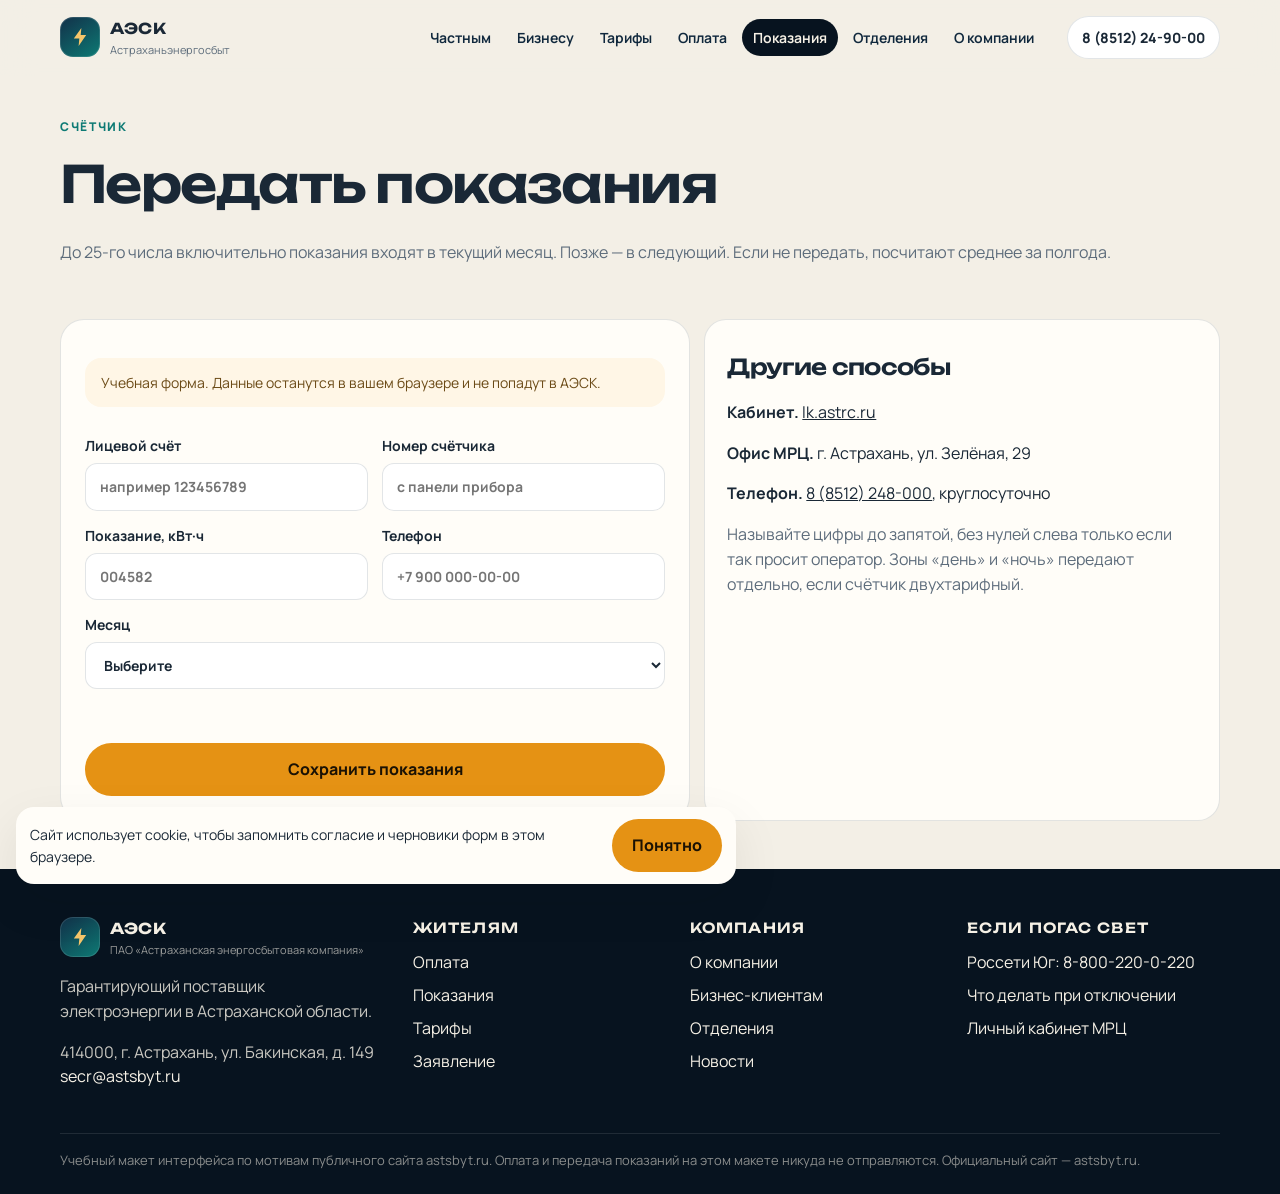
<file: readings.html>
<!DOCTYPE html>
<html lang="ru">
<head>
  <meta charset="UTF-8">
  <meta name="viewport" content="width=device-width, initial-scale=1">
  <title>Показания — АЭСК</title>
  <link rel="preconnect" href="https://fonts.googleapis.com">
  <link href="https://fonts.googleapis.com/css2?family=Manrope:wght@400;500;600;700;800&family=Unbounded:wght@500;600;700&display=swap" rel="stylesheet">
  <link rel="stylesheet" href="css/style.css">
</head>
<body data-page="readings">
  <header id="site-header"></header>
  <main class="wrap">
    <div class="page-hero">
      <div class="kicker">Счётчик</div>
      <h1>Передать показания</h1>
      <p class="muted">До 25-го числа включительно показания входят в текущий месяц. Позже — в следующий. Если не передать, посчитают среднее за полгода.</p>
    </div>
    <div class="cards-2" style="margin: 28px 0 48px">
      <form class="panel" id="readings-form">
        <p class="note">Учебная форма. Данные останутся в вашем браузере и не попадут в АЭСК.</p>
        <div class="form-row">
          <label>Лицевой счёт<input name="account" required inputmode="numeric" placeholder="например 123456789"></label>
          <label>Номер счётчика<input name="meter" required placeholder="с панели прибора"></label>
        </div>
        <div class="form-row">
          <label>Показание, кВт·ч<input name="value" required inputmode="decimal" placeholder="004582"></label>
          <label>Телефон<input name="phone" required placeholder="+7 900 000-00-00"></label>
        </div>
        <label>Месяц
          <select name="month" required>
            <option value="">Выберите</option>
            <option>Ноябрь 2026</option>
            <option>Декабрь 2026</option>
          </select>
        </label>
        <p class="error" role="alert"></p>
        <p class="success" hidden></p>
        <button class="btn" type="submit">Сохранить показания</button>
      </form>
      <aside class="card">
        <h3>Другие способы</h3>
        <p><strong>Кабинет.</strong> <a href="https://lk.astrc.ru/" target="_blank" rel="noreferrer">lk.astrc.ru</a></p>
        <p><strong>Офис МРЦ.</strong> г. Астрахань, ул. Зелёная, 29</p>
        <p><strong>Телефон.</strong> <a href="tel:+78512248000">8 (8512) 248-000</a>, круглосуточно</p>
        <p class="muted">Называйте цифры до запятой, без нулей слева только если так просит оператор. Зоны «день» и «ночь» передают отдельно, если счётчик двухтарифный.</p>
      </aside>
    </div>
  </main>
  <footer id="site-footer"></footer>
  <script src="js/main.js"></script>
</body>
</html>
</file>
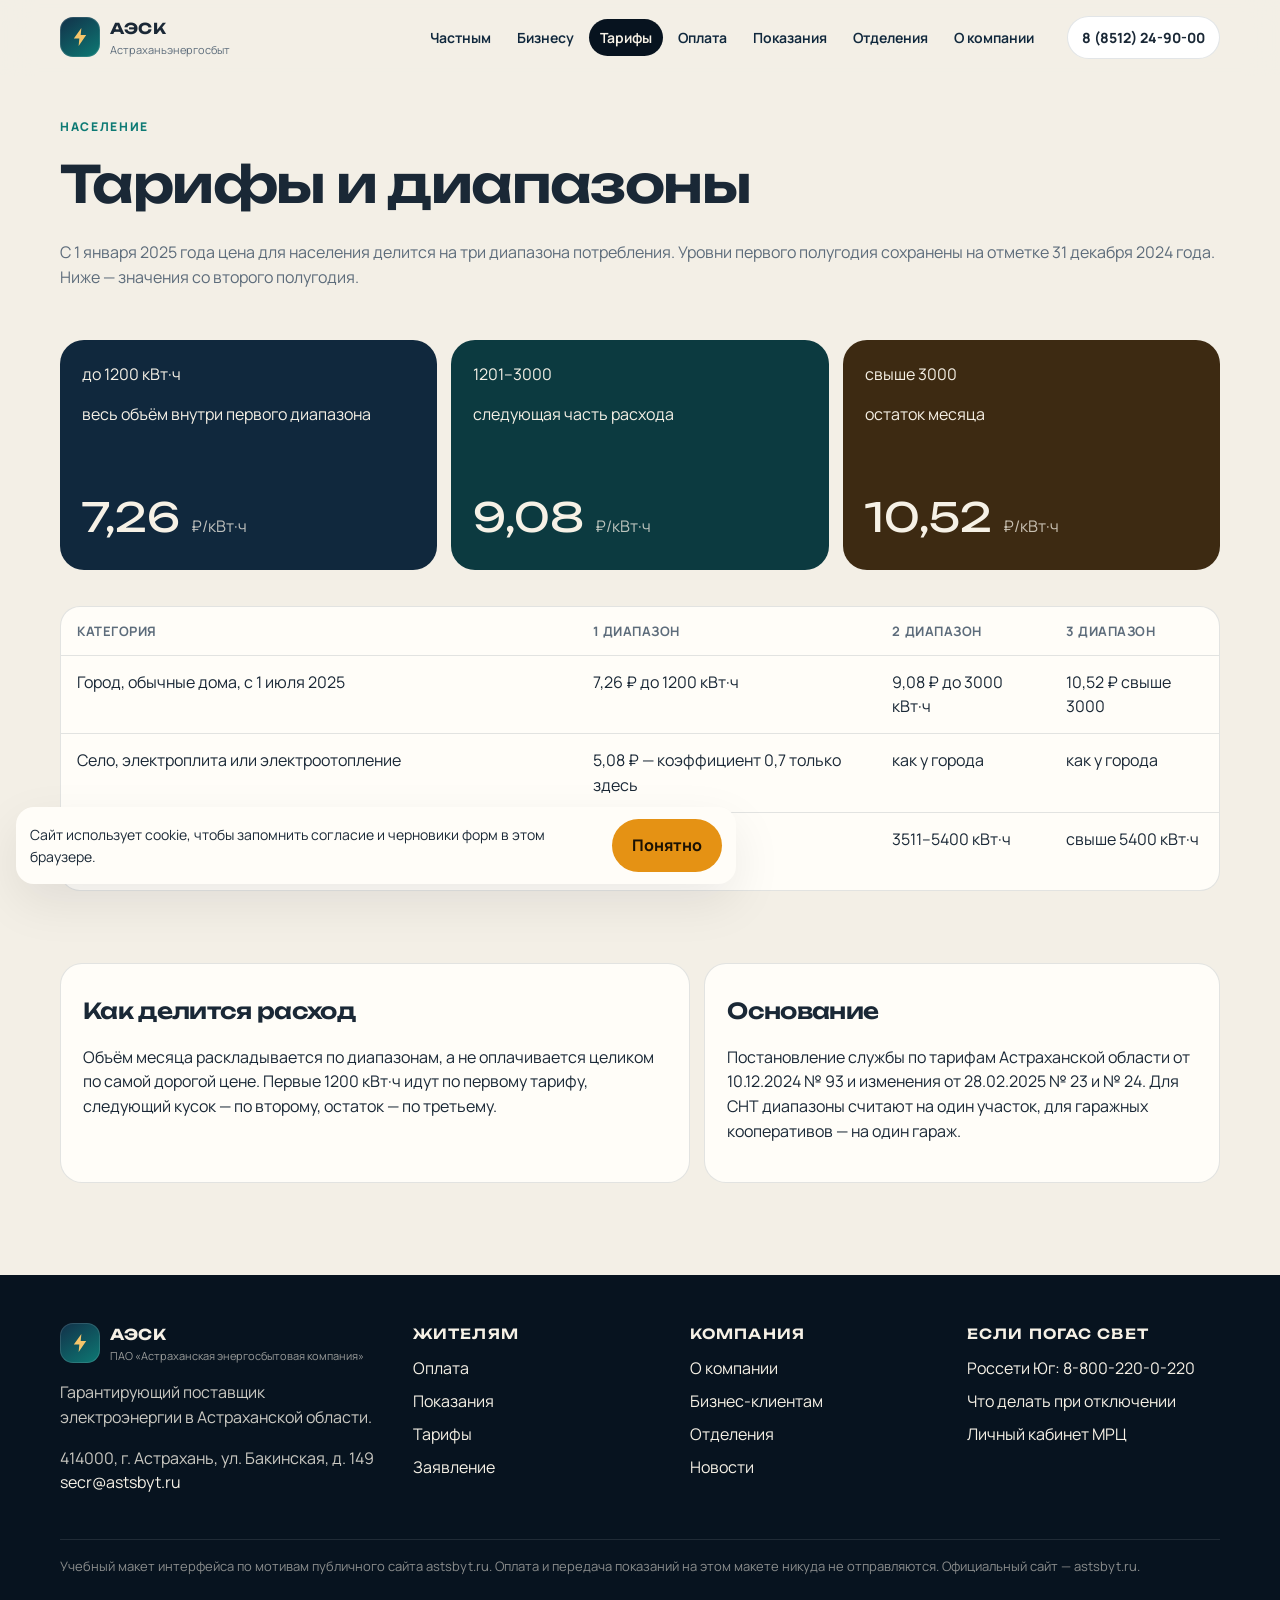
<file: tariffs.html>
<!DOCTYPE html>
<html lang="ru">
<head>
  <meta charset="UTF-8">
  <meta name="viewport" content="width=device-width, initial-scale=1">
  <title>Тарифы — АЭСК</title>
  <link rel="preconnect" href="https://fonts.googleapis.com">
  <link href="https://fonts.googleapis.com/css2?family=Manrope:wght@400;500;600;700;800&family=Unbounded:wght@500;600;700&display=swap" rel="stylesheet">
  <link rel="stylesheet" href="css/style.css">
</head>
<body data-page="tariffs">
  <header id="site-header"></header>
  <main class="wrap">
    <div class="page-hero">
      <div class="kicker">Население</div>
      <h1>Тарифы и диапазоны</h1>
      <p class="muted">С 1 января 2025 года цена для населения делится на три диапазона потребления. Уровни первого полугодия сохранены на отметке 31 декабря 2024 года. Ниже — значения со второго полугодия.</p>
    </div>
    <div class="ranges" style="margin: 24px 0 36px">
      <article class="range"><span>до 1200 кВт·ч</span><p>весь объём внутри первого диапазона</p><div class="price">7,26 <small>₽/кВт·ч</small></div></article>
      <article class="range"><span>1201–3000</span><p>следующая часть расхода</p><div class="price">9,08 <small>₽/кВт·ч</small></div></article>
      <article class="range"><span>свыше 3000</span><p>остаток месяца</p><div class="price">10,52 <small>₽/кВт·ч</small></div></article>
    </div>
    <div class="table-wrap">
      <table>
        <thead>
          <tr><th>Категория</th><th>1 диапазон</th><th>2 диапазон</th><th>3 диапазон</th></tr>
        </thead>
        <tbody>
          <tr>
            <td>Город, обычные дома, с 1 июля 2025</td>
            <td>7,26 ₽ до 1200 кВт·ч</td>
            <td>9,08 ₽ до 3000 кВт·ч</td>
            <td>10,52 ₽ свыше 3000</td>
          </tr>
          <tr>
            <td>Село, электроплита или электроотопление</td>
            <td>5,08 ₽ — коэффициент 0,7 только здесь</td>
            <td>как у города</td>
            <td>как у города</td>
          </tr>
          <tr>
            <td>Отопительный сезон, негазифицированные дома с электроотоплением</td>
            <td>до 3510 кВт·ч</td>
            <td>3511–5400 кВт·ч</td>
            <td>свыше 5400 кВт·ч</td>
          </tr>
        </tbody>
      </table>
    </div>
    <section class="section">
      <div class="cards-2">
        <article class="card">
          <h3>Как делится расход</h3>
          <p>Объём месяца раскладывается по диапазонам, а не оплачивается целиком по самой дорогой цене. Первые 1200 кВт·ч идут по первому тарифу, следующий кусок — по второму, остаток — по третьему.</p>
        </article>
        <article class="card">
          <h3>Основание</h3>
          <p>Постановление службы по тарифам Астраханской области от 10.12.2024 № 93 и изменения от 28.02.2025 № 23 и № 24. Для СНТ диапазоны считают на один участок, для гаражных кооперативов — на один гараж.</p>
        </article>
      </div>
    </section>
  </main>
  <footer id="site-footer"></footer>
  <script src="js/main.js"></script>
</body>
</html>
</file>
<file: css/style.css>
:root {
  --ink: #07131f;
  --navy: #10283d;
  --deep: #0c3a40;
  --paper: #f3efe6;
  --paper-2: #e7e1d4;
  --card: #fffdf8;
  --amber: #e59214;
  --amber-2: #c56e08;
  --teal: #0d7a74;
  --teal-2: #14948c;
  --text: #1a2836;
  --muted: #5d6c7b;
  --line: rgba(16, 40, 61, 0.12);
  --shadow: 0 18px 50px rgba(7, 19, 31, 0.08);
  --radius: 22px;
  --header: 76px;
  --font: "Manrope", "Segoe UI", sans-serif;
  --display: "Unbounded", "Manrope", sans-serif;
}

* { box-sizing: border-box; }
html { scroll-behavior: smooth; }
body {
  margin: 0;
  font-family: var(--font);
  color: var(--text);
  background: var(--paper);
  line-height: 1.55;
}
img { max-width: 100%; display: block; }
a { color: inherit; }
button, input, select, textarea { font: inherit; color: inherit; }
button { cursor: pointer; }

.wrap {
  width: min(1160px, calc(100% - 40px));
  margin: 0 auto;
}

.site-header {
  position: sticky;
  top: 0;
  z-index: 40;
  height: var(--header);
  display: flex;
  align-items: center;
  background: rgba(243, 239, 230, 0.86);
  backdrop-filter: blur(16px);
  border-bottom: 1px solid transparent;
}
.site-header.scrolled { border-bottom-color: var(--line); }
.header-inner {
  display: flex;
  align-items: center;
  gap: 22px;
  width: min(1160px, calc(100% - 40px));
  margin: 0 auto;
}
.logo {
  display: flex;
  align-items: center;
  gap: 10px;
  text-decoration: none;
  flex: 0 0 auto;
}
.logo-mark {
  width: 40px;
  height: 40px;
  border-radius: 13px;
  background: linear-gradient(145deg, #123049, #0d7a74);
  display: grid;
  place-items: center;
  box-shadow: inset 0 0 0 1px rgba(255,255,255,.12);
}
.logo-mark svg { width: 22px; height: 22px; }
.logo strong {
  display: block;
  font-family: var(--display);
  font-size: 15px;
  letter-spacing: 0.04em;
}
.logo small {
  display: block;
  color: var(--muted);
  font-size: 11px;
  margin-top: 1px;
}
.nav {
  display: flex;
  gap: 4px;
  margin-left: auto;
}
.nav a {
  text-decoration: none;
  font-size: 14px;
  font-weight: 650;
  padding: 8px 11px;
  border-radius: 999px;
  color: var(--navy);
}
.nav a:hover { background: rgba(16, 40, 61, 0.06); }
.nav a[aria-current="page"] {
  background: var(--ink);
  color: #f6f1e6;
}
.header-phone {
  text-decoration: none;
  font-weight: 750;
  font-size: 14px;
  white-space: nowrap;
  padding: 10px 14px;
  border-radius: 999px;
  background: #fff;
  border: 1px solid var(--line);
}
.menu-btn {
  display: none;
  margin-left: auto;
  width: 44px;
  height: 44px;
  border-radius: 12px;
  border: 1px solid var(--line);
  background: #fff;
}
.menu-btn span {
  display: block;
  height: 2px;
  margin: 5px 11px;
  background: var(--ink);
}

.hero {
  position: relative;
  color: #f6f1e6;
  background:
    radial-gradient(800px 420px at 88% 0%, rgba(229, 146, 20, 0.38), transparent 60%),
    radial-gradient(640px 420px at 0% 100%, rgba(20, 148, 140, 0.38), transparent 58%),
    linear-gradient(155deg, #07131f 0%, #123049 58%, #0c3a40 100%);
  overflow: hidden;
}
.hero::before {
  content: "";
  position: absolute;
  inset: 0;
  background-image: linear-gradient(rgba(255,255,255,.045) 1px, transparent 1px),
    linear-gradient(90deg, rgba(255,255,255,.045) 1px, transparent 1px);
  background-size: 48px 48px;
  mask-image: linear-gradient(180deg, #000 20%, transparent 90%);
}
.hero-grid {
  position: relative;
  display: grid;
  grid-template-columns: 1.15fr 0.85fr;
  gap: 48px;
  padding: 64px 0 92px;
  align-items: end;
}
.hero-grid > *,
.actions > *,
.cards-3 > *,
.cards-2 > *,
.ranges > *,
.pay-grid > *,
.offices > *,
.stats > *,
.people > *,
.foot-grid > *,
.form-row > *,
.deadline-meta > * {
  min-width: 0;
}
.eyebrow {
  display: inline-flex;
  align-items: center;
  gap: 8px;
  font-size: 12px;
  letter-spacing: 0.14em;
  text-transform: uppercase;
  font-weight: 750;
  color: #f0c27a;
}
.eyebrow i {
  width: 8px;
  height: 8px;
  border-radius: 50%;
  background: #3ddebe;
  display: inline-block;
}
h1, h2, h3 { font-family: var(--display); font-weight: 600; letter-spacing: -0.03em; }
.hero h1 {
  font-size: clamp(34px, 5vw, 64px);
  line-height: 1.05;
  margin: 14px 0 16px;
}
.lead { font-size: 18px; max-width: 520px; color: rgba(246, 241, 230, 0.82); margin: 0 0 28px; }
.btn-row { display: flex; flex-wrap: wrap; gap: 12px; }
.btn {
  display: inline-flex;
  align-items: center;
  justify-content: center;
  gap: 8px;
  text-decoration: none;
  border: 0;
  border-radius: 999px;
  padding: 14px 20px;
  font-weight: 750;
  background: var(--amber);
  color: #1b1204;
  transition: transform .15s ease, background .15s ease;
}
.btn:hover { transform: translateY(-1px); background: #f0a22a; }
.btn.ghost {
  background: transparent;
  color: #f6f1e6;
  box-shadow: inset 0 0 0 1px rgba(246, 241, 230, 0.35);
}
.btn.dark { background: var(--ink); color: #f6f1e6; }
.btn.line {
  background: transparent;
  color: var(--navy);
  box-shadow: inset 0 0 0 1px var(--line);
}
.btn:focus-visible, a:focus-visible, button:focus-visible, input:focus-visible, select:focus-visible, textarea:focus-visible {
  outline: 3px solid #e59214;
  outline-offset: 2px;
}

.deadline {
  background: rgba(255, 253, 248, 0.1);
  border: 1px solid rgba(255,255,255,.16);
  border-radius: 28px;
  padding: 22px;
  backdrop-filter: blur(10px);
}
.deadline-top {
  display: flex;
  justify-content: space-between;
  align-items: flex-start;
  gap: 12px;
}
.deadline b { font-family: var(--display); font-size: 64px; line-height: .9; display: block; }
.deadline span { color: rgba(246,241,230,.75); }
.pill {
  font-size: 12px;
  font-weight: 800;
  letter-spacing: .08em;
  text-transform: uppercase;
  background: rgba(61, 222, 190, .16);
  color: #b8fff2;
  border-radius: 999px;
  padding: 6px 10px;
}
.meter {
  margin-top: 18px;
  height: 10px;
  border-radius: 999px;
  background: rgba(255,255,255,.12);
  overflow: hidden;
}
.meter i {
  display: block;
  height: 100%;
  width: 72%;
  background: linear-gradient(90deg, #14948c, #e59214);
}
.deadline-meta {
  display: grid;
  grid-template-columns: 1fr 1fr;
  gap: 10px;
  margin-top: 16px;
}
.deadline-meta div {
  background: rgba(7, 19, 31, .28);
  border-radius: 16px;
  padding: 12px;
}
.deadline-meta strong { display: block; font-size: 18px; }
.deadline-meta small { color: rgba(246,241,230,.7); }

.actions {
  margin-top: -46px;
  position: relative;
  z-index: 2;
  display: grid;
  grid-template-columns: repeat(6, 1fr);
  gap: 12px;
}
.action {
  background: var(--card);
  border-radius: 20px;
  padding: 16px 14px 18px;
  text-decoration: none;
  box-shadow: var(--shadow);
  border: 1px solid rgba(255,255,255,.7);
  min-height: 148px;
  display: flex;
  flex-direction: column;
  gap: 10px;
}
.action:hover { transform: translateY(-3px); }
.action svg { width: 28px; height: 28px; }
.action strong { font-size: 15px; line-height: 1.25; }
.action em { font-style: normal; color: var(--muted); font-size: 13px; margin-top: auto; }

.section { padding: 72px 0; }
.section h2 { font-size: clamp(28px, 3vw, 42px); margin: 8px 0 12px; }
.kicker {
  color: var(--teal);
  font-weight: 800;
  font-size: 12px;
  letter-spacing: .14em;
  text-transform: uppercase;
}
.section-head {
  display: flex;
  justify-content: space-between;
  align-items: flex-end;
  gap: 20px;
  margin-bottom: 24px;
}
.muted { color: var(--muted); }

.cards-3, .cards-2 { display: grid; gap: 14px; }
.cards-3 { grid-template-columns: repeat(3, 1fr); }
.cards-2 { grid-template-columns: 1.1fr .9fr; }
.card {
  background: var(--card);
  border-radius: var(--radius);
  padding: 22px;
  border: 1px solid var(--line);
}
.card h3 { margin: 8px 0; font-size: 22px; }
.tag {
  display: inline-block;
  font-size: 12px;
  font-weight: 800;
  border-radius: 999px;
  padding: 4px 9px;
  background: #f6e7cc;
  color: #8a4d05;
}
.tag.alert { background: #fde2dc; color: #9a3412; }
.tag.ok { background: #d9f3ef; color: #0d5c57; }
.card a.more { color: var(--teal); font-weight: 750; text-decoration: none; }

.ranges { display: grid; grid-template-columns: repeat(3, 1fr); gap: 14px; }
.range {
  border-radius: 24px;
  padding: 22px;
  background: var(--navy);
  color: #f6f1e6;
  min-height: 230px;
  display: flex;
  flex-direction: column;
}
.range:nth-child(2) { background: var(--deep); }
.range:nth-child(3) { background: #3d2a12; }
.range .price {
  font-family: var(--display);
  font-size: 40px;
  margin-top: auto;
}
.range .price small { font-size: 16px; font-family: var(--font); opacity: .75; }

.faq details {
  background: var(--card);
  border-radius: 16px;
  border: 1px solid var(--line);
  padding: 6px 18px;
  margin-bottom: 10px;
}
.faq summary {
  cursor: pointer;
  font-weight: 750;
  padding: 14px 0;
  list-style: none;
}
.faq summary::-webkit-details-marker { display: none; }
.faq summary::after { content: "+"; float: right; color: var(--amber-2); font-size: 22px; }
.faq details[open] summary::after { content: "–"; }
.faq details p { margin-top: 0; color: var(--muted); }

.band {
  background: var(--ink);
  color: #f6f1e6;
  border-radius: 28px;
  padding: 36px;
  display: flex;
  justify-content: space-between;
  gap: 24px;
  align-items: center;
}
.band h2 { margin: 0 0 8px; }

.page-hero { padding: 42px 0 10px; }
.page-hero h1 { font-size: clamp(34px, 4vw, 54px); margin: 8px 0; }

.table-wrap { overflow-x: auto; border-radius: 20px; border: 1px solid var(--line); background: var(--card); }
table { width: 100%; border-collapse: collapse; min-width: 640px; }
th, td { text-align: left; padding: 14px 16px; border-bottom: 1px solid var(--line); vertical-align: top; }
th { font-size: 13px; letter-spacing: .04em; text-transform: uppercase; color: var(--muted); }
tr:last-child td { border-bottom: 0; }

.pay-grid { display: grid; grid-template-columns: repeat(3, 1fr); gap: 14px; }
.pay-card {
  background: var(--card);
  border: 1px solid var(--line);
  border-radius: 20px;
  padding: 20px;
  text-decoration: none;
  min-height: 160px;
  display: flex;
  flex-direction: column;
}
.pay-card strong { font-size: 18px; }
.pay-card span { color: var(--muted); margin-top: auto; }

form.panel {
  background: var(--card);
  border: 1px solid var(--line);
  border-radius: 24px;
  padding: 24px;
  display: grid;
  gap: 14px;
}
label { display: grid; gap: 6px; font-weight: 700; font-size: 14px; }
input, select, textarea {
  border: 1px solid var(--line);
  background: #fff;
  border-radius: 12px;
  padding: 12px 14px;
}
textarea { min-height: 120px; resize: vertical; }
.form-row { display: grid; grid-template-columns: 1fr 1fr; gap: 14px; }
.note {
  background: #fff6e6;
  border-radius: 16px;
  padding: 14px 16px;
  color: #6b4a16;
  font-size: 14px;
}
.success {
  display: none;
  background: #e7f7f4;
  border-radius: 16px;
  padding: 16px;
  color: #0d5c57;
}
.error { color: #9a3412; font-size: 13px; font-weight: 650; }

.search {
  width: 100%;
  margin-bottom: 16px;
  border-radius: 14px;
  border: 1px solid var(--line);
  padding: 14px 16px;
  background: #fff;
}
.offices { display: grid; grid-template-columns: 1fr 1fr; gap: 12px; }
.office {
  background: var(--card);
  border: 1px solid var(--line);
  border-radius: 18px;
  padding: 18px;
}
.office h3 { margin: 0 0 6px; font-size: 18px; }
.office p { margin: 4px 0; color: var(--muted); font-size: 14px; }

.stats { display: grid; grid-template-columns: repeat(3, 1fr); gap: 12px; }
.stat {
  background: var(--card);
  border-radius: 20px;
  padding: 20px;
  border: 1px solid var(--line);
}
.stat b { font-family: var(--display); font-size: 32px; display: block; }

.people { display: grid; grid-template-columns: 1fr 1fr; gap: 12px; }
.person { background: var(--card); border: 1px solid var(--line); border-radius: 16px; padding: 16px; }
.person strong { display: block; }
.person span { color: var(--muted); font-size: 14px; }

.news-list { display: grid; gap: 12px; }
.news-item {
  display: grid;
  grid-template-columns: 110px 1fr;
  gap: 16px;
  background: var(--card);
  border: 1px solid var(--line);
  border-radius: 18px;
  padding: 16px;
  text-decoration: none;
}
.date-box {
  background: var(--paper-2);
  border-radius: 14px;
  display: grid;
  place-items: center;
  text-align: center;
  font-weight: 800;
  min-height: 84px;
}
.article { max-width: 760px; }
.article p { font-size: 17px; }

.site-footer {
  background: #07131f;
  color: rgba(246, 241, 230, .82);
  padding: 48px 0 24px;
  margin-top: 20px;
}
.foot-grid {
  display: grid;
  grid-template-columns: 1.3fr 1fr 1fr 1fr;
  gap: 24px;
}
.site-footer a { color: #f6f1e6; text-decoration: none; }
.site-footer .logo small { color: rgba(246, 241, 230, 0.62); }
.site-footer a:hover { color: #f0c27a; }
.site-footer h3 { color: #f6f1e6; font-size: 14px; margin: 0 0 12px; letter-spacing: .08em; text-transform: uppercase; }
.site-footer ul { list-style: none; margin: 0; padding: 0; display: grid; gap: 8px; }
.legal {
  margin-top: 28px;
  padding-top: 16px;
  border-top: 1px solid rgba(255,255,255,.1);
  font-size: 13px;
  color: rgba(246,241,230,.55);
}

.cookie {
  position: fixed;
  left: 16px;
  right: 16px;
  bottom: 16px;
  z-index: 50;
  background: #fffdf8;
  border-radius: 18px;
  box-shadow: var(--shadow);
  padding: 12px 14px;
  display: flex;
  gap: 12px;
  align-items: center;
  justify-content: space-between;
  max-width: 720px;
}
.cookie p { margin: 0; font-size: 14px; }

@media (max-width: 980px) {
  .nav, .header-phone { display: none; }
  .menu-btn { display: block; }
  .nav.open {
    display: flex;
    flex-direction: column;
    position: absolute;
    top: var(--header);
    left: 0;
    right: 0;
    background: #f3efe6;
    padding: 12px 20px 18px;
    border-bottom: 1px solid var(--line);
  }
  .hero-grid, .cards-3, .cards-2, .ranges, .pay-grid, .actions, .offices, .stats, .people, .foot-grid, .form-row {
    grid-template-columns: 1fr;
  }
  .actions { grid-template-columns: 1fr 1fr; }
  .band, .section-head, .cookie { flex-direction: column; align-items: flex-start; }
  .news-item { grid-template-columns: 1fr; }
}
@media (max-width: 640px) {
  .actions { grid-template-columns: 1fr; }
  .wrap { width: min(1160px, calc(100% - 28px)); }
  .hero-grid { padding-top: 28px; padding-bottom: 72px; }
  .hero h1 { font-size: 34px; max-width: none; }
  .lead { font-size: 16px; }
  .deadline b { font-size: 48px; }
  .deadline-meta { grid-template-columns: 1fr; }
  .eyebrow { letter-spacing: 0.08em; }
  .cookie { left: 10px; right: 10px; bottom: 10px; align-items: stretch; }
  .cookie .btn { width: 100%; }
}
@media (prefers-reduced-motion: reduce) {
  * { scroll-behavior: auto !important; transition: none !important; }
}
</file>
